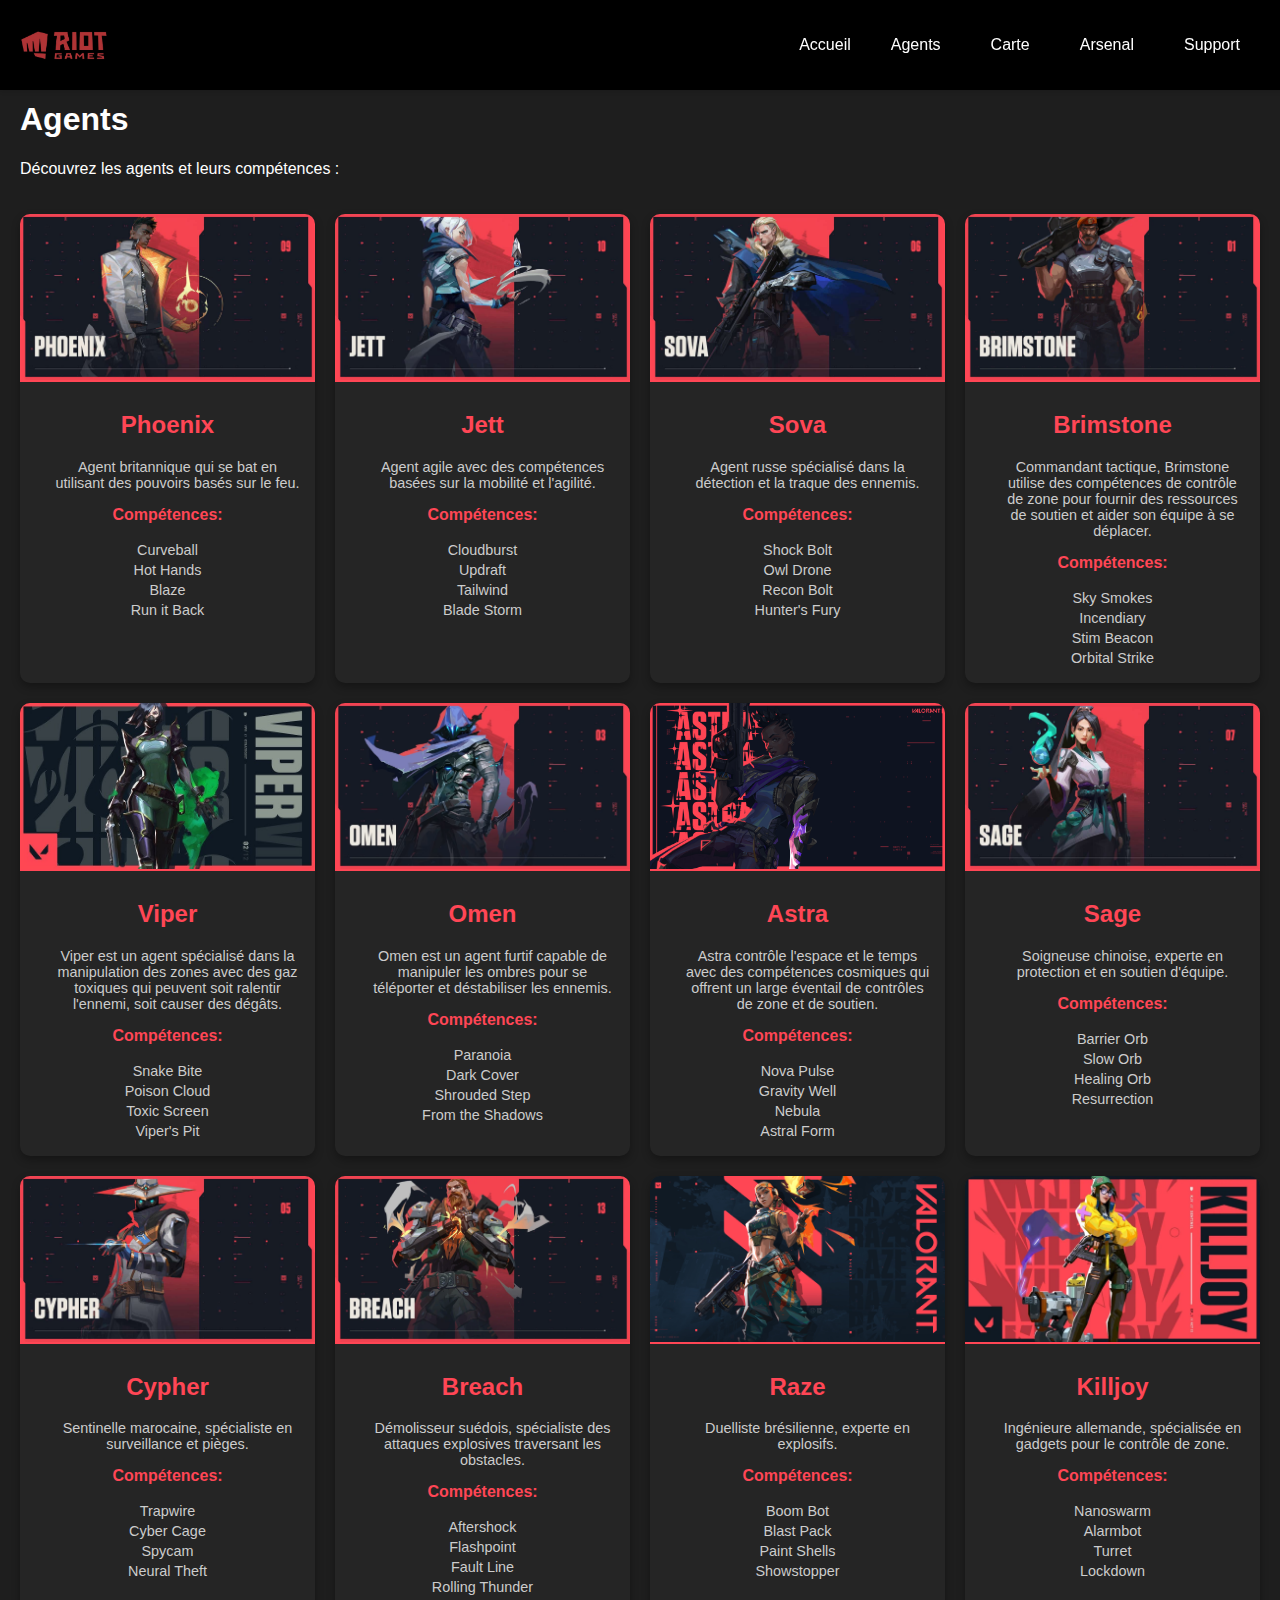
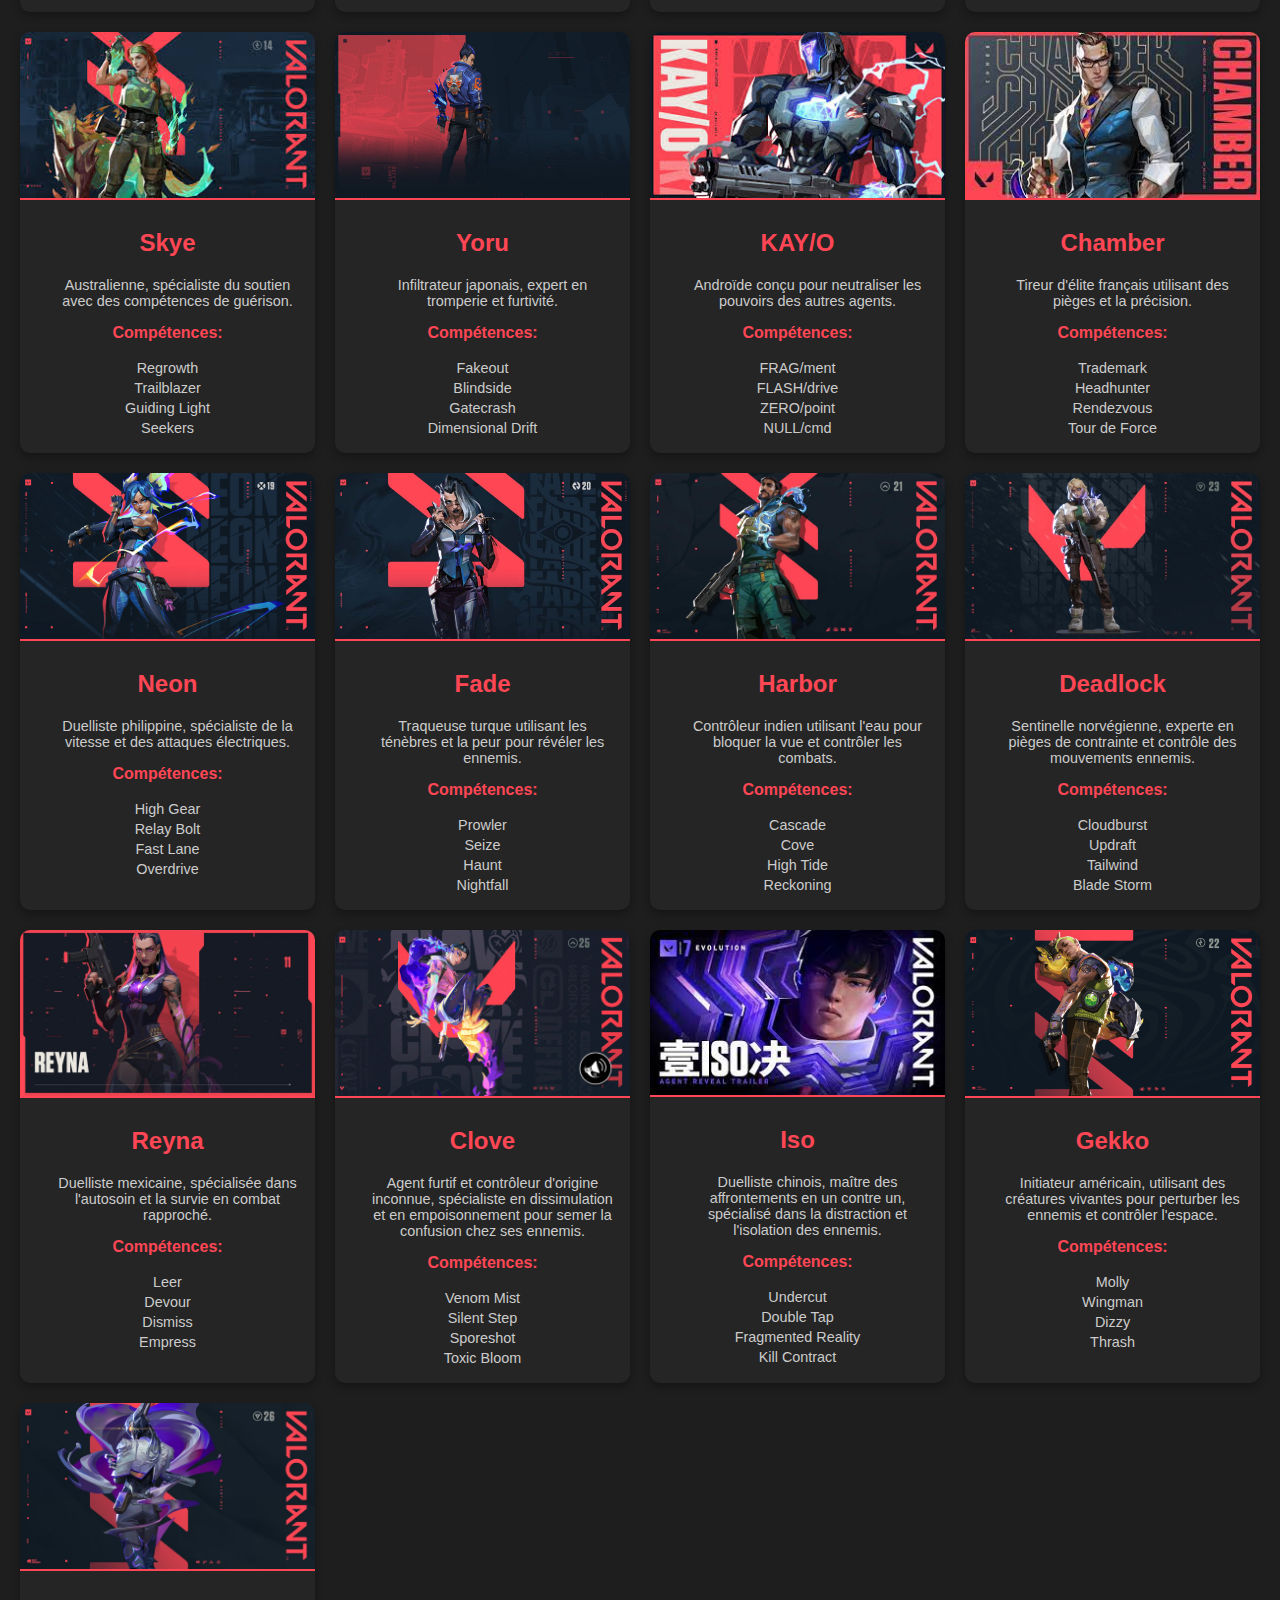
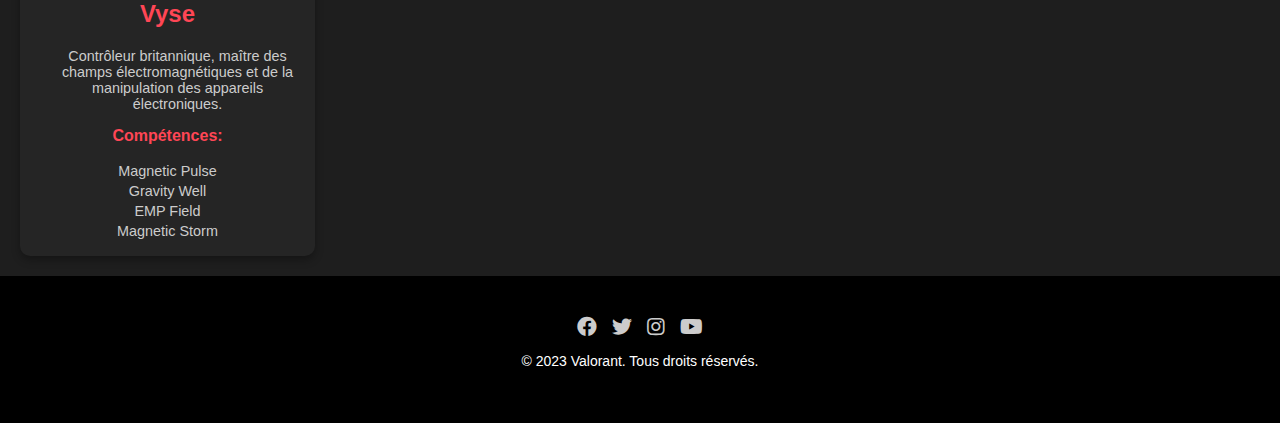
<file: agent.html>
<!DOCTYPE html>
<html lang="en">
<head>
    <meta charset="UTF-8">
    <meta name="viewport" content="width=device-width, initial-scale=1.0">
    <link rel="stylesheet" href="agent.css">
    <link rel="stylesheet" href="footer.css">
    <link href="https://cdnjs.cloudflare.com/ajax/libs/font-awesome/5.15.4/css/all.min.css" rel="stylesheet">
    <title>Agent</title>
</head>
<body>
    <header>
        <img src="photo/RiotGAmes.jpg" alt="Logo" class="logo">
        <nav>
            <ul>
                <a href="index.html">Accueil</a></li>
                <li><a href="agent.html">Agents</a></li>
                <li><a href="carte.html">Carte</a></li> 
                <li><a href="Arsenal.html">Arsenal</a></li> 
                <li class="dropdown">
                    <a span class="dropbtn">Support</a>
                    <div class="dropdown-content">
                        <a href="configuration.html">Configuration</a>
                        <a href="https://support-valorant.riotgames.com/hc/fr/" target="_blank">Support</a>
                        <a href="charte.html">Charte de la sécurité</a>
                    </div>
                </li>
            </ul>
        </nav>
    </header>

    <main>
        <h1>Agents</h1>
        <p>Découvrez les agents et leurs compétences :</p>
        <section class="characters-grid" id="cards-container">
            <!-- Cards will be injected here by the script -->
        </section>
    </main>

    <footer>
        <div class="social-links">
            <a href="https://www.facebook.com" target="_blank" aria-label="Facebook">
                <i class="fab fa-facebook"></i>
            </a>
            <a href="https://twitter.com" target="_blank" aria-label="Twitter">
                <i class="fab fa-twitter"></i>
            </a>
            <a href="https://www.instagram.com" target="_blank" aria-label="Instagram">
                <i class="fab fa-instagram"></i>
            </a>
            <a href="https://www.youtube.com" target="_blank" aria-label="YouTube">
                <i class="fab fa-youtube"></i>
            </a>
        </div> 
        <p>&copy; 2023 Valorant. Tous droits réservés.</p>
    </footer>

    <script src="agent.js"></script>
</body>
</html>
</file>
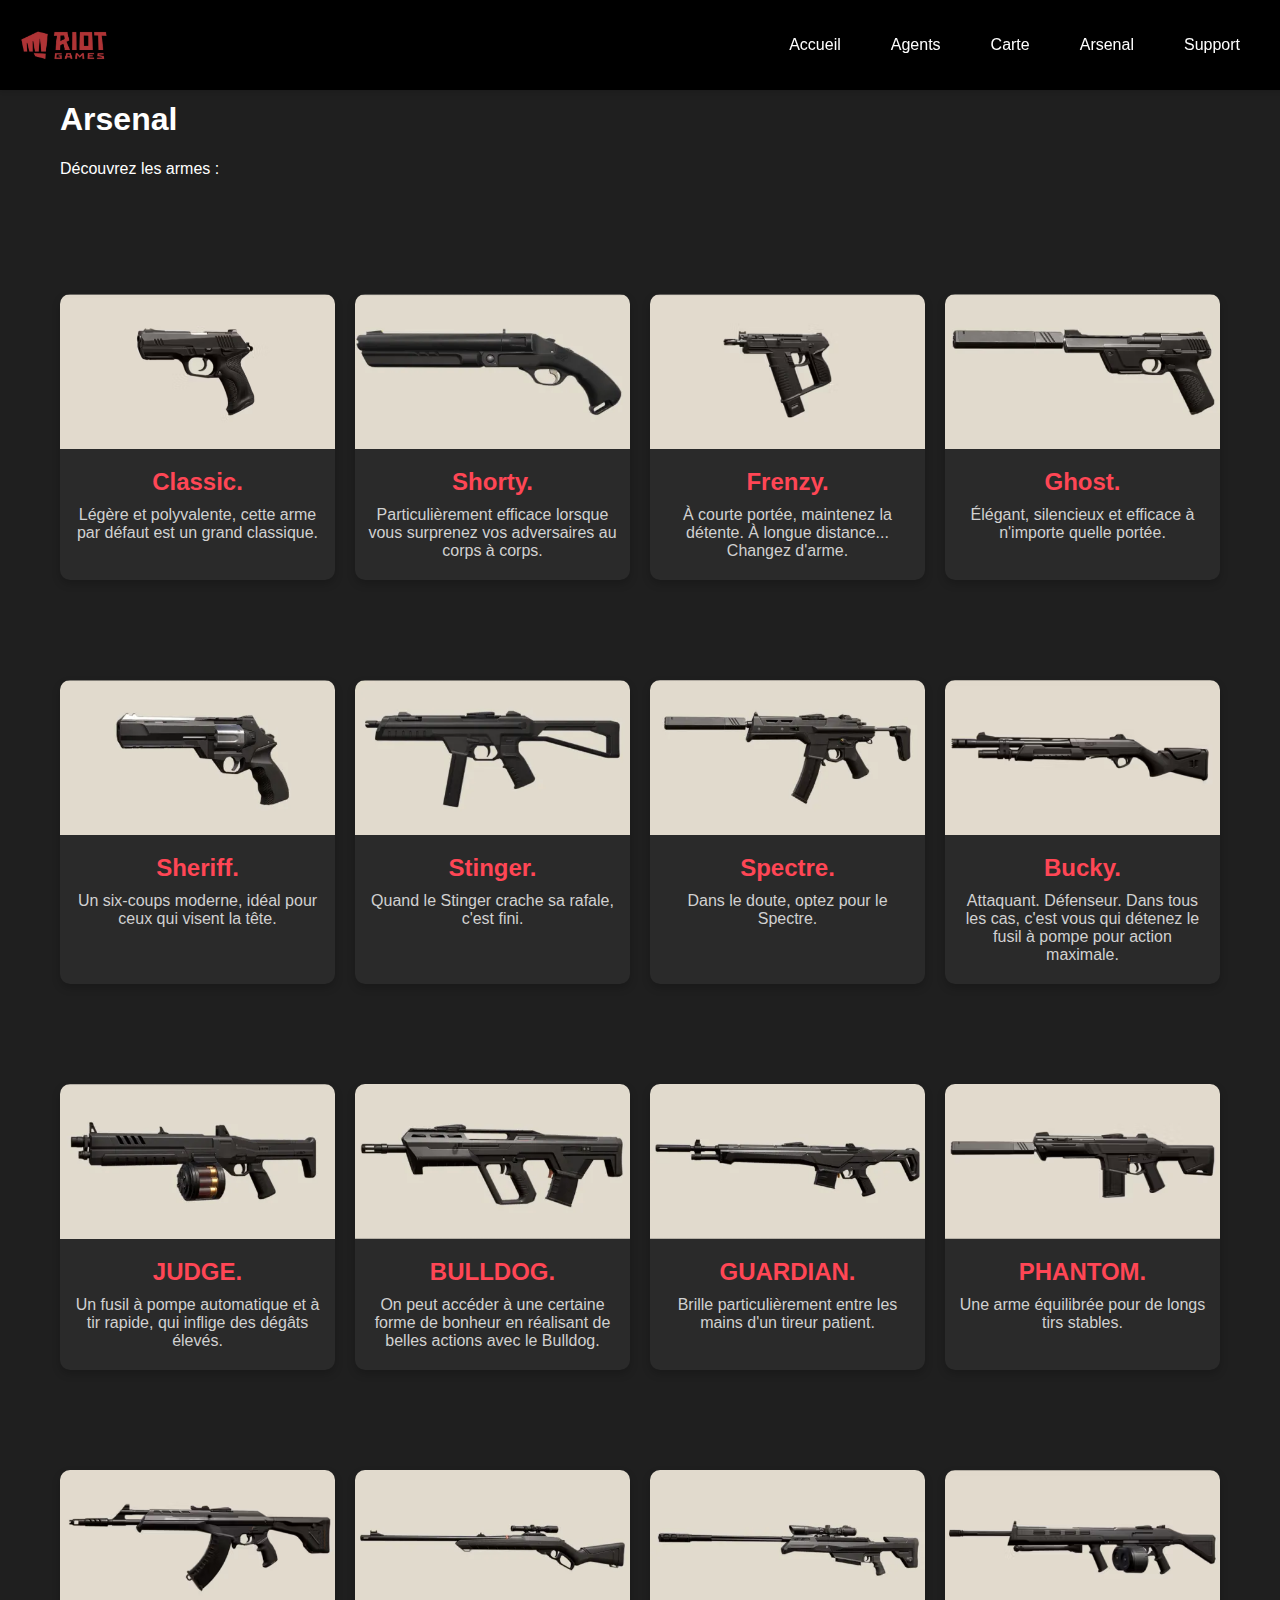
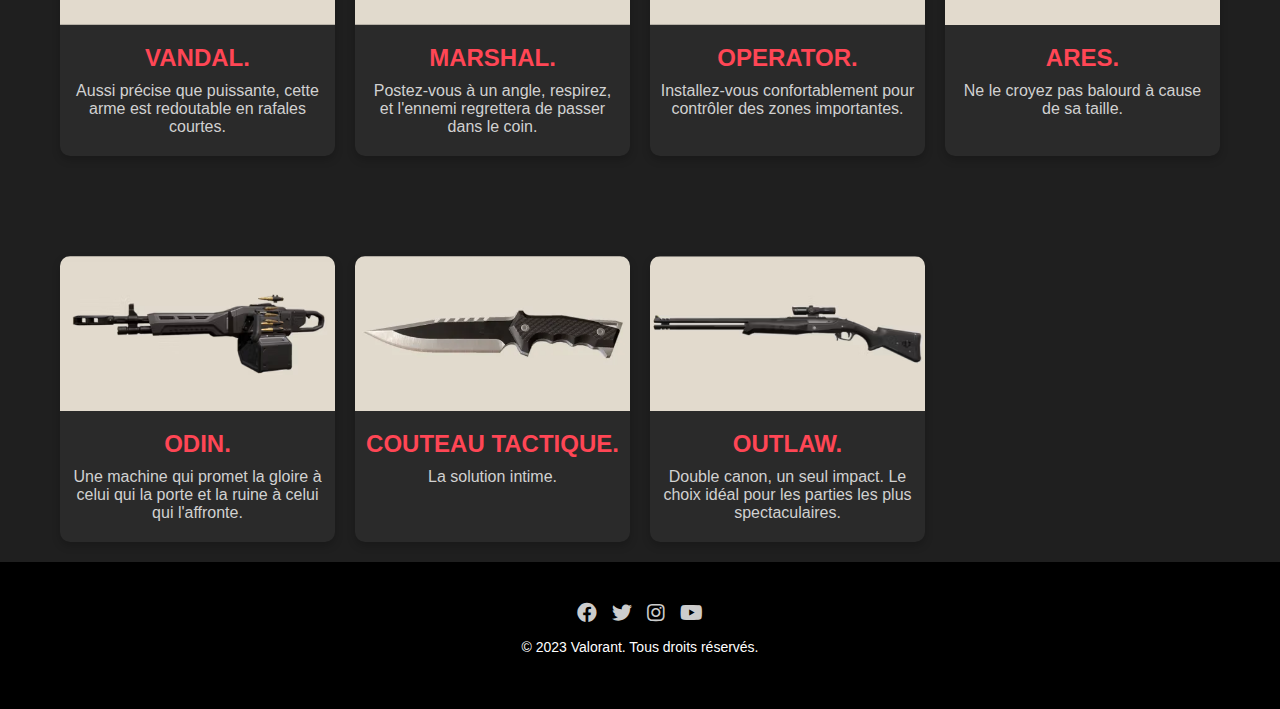
<file: arsenal.html>
<!DOCTYPE html>
<html lang="en">
<head>
    <meta charset="UTF-8">
    <meta name="viewport" content="width=device-width, initial-scale=1.0">
    <link rel="stylesheet" href="agent.css">
    <link rel="stylesheet" href="arsenal.css">
    <link rel="stylesheet" href="footer.css">
    <link href="https://cdnjs.cloudflare.com/ajax/libs/font-awesome/5.15.4/css/all.min.css" rel="stylesheet">
    <title>Arsenal</title>
</head>
<body>
    <header>
        <img src="photo/RiotGAmes.jpg" alt="Logo" class="logo">
        <nav>
            <ul>
                <li><a href="index.html">Accueil</a></li>
                <li><a href="agent.html">Agents</a></li>
                <li><a href="carte.html">Carte</a></li>  
                <li><a href="Arsenal.html">Arsenal</a></li>
                <li class="dropdown">
                    <a span class="dropbtn">Support</a>
                    <div class="dropdown-content">
                        <a href="configuration.html">Configuration</a>
                        <a href="https://support-valorant.riotgames.com/hc/fr/" target="_blank">Support</a>
                        <a href="charte.html">Charte de la sécurité</a>
                    </div>
                </li>
            </ul>
        </nav>
    </header>

    <main>
        <h1>Arsenal</h1>
        <p>Découvrez les armes : </p>
        <section class="arsenal-gallery">
            <!-- Cards will be injected here by the script -->
        </section>
    </main>

    <footer>
        <div class="social-links">
            <a href="https://www.facebook.com" target="_blank" aria-label="Facebook">
                <i class="fab fa-facebook"></i>
            </a>
            <a href="https://twitter.com" target="_blank" aria-label="Twitter">
                <i class="fab fa-twitter"></i>
            </a>
            <a href="https://www.instagram.com" target="_blank" aria-label="Instagram">
                <i class="fab fa-instagram"></i>
            </a>
            <a href="https://www.youtube.com" target="_blank" aria-label="YouTube">
                <i class="fab fa-youtube"></i>
            </a>
        </div> 
        <p>&copy; 2023 Valorant. Tous droits réservés.</p>
    </footer>

<script src="arsenal.js"></script>
</body>
</html>
</file>
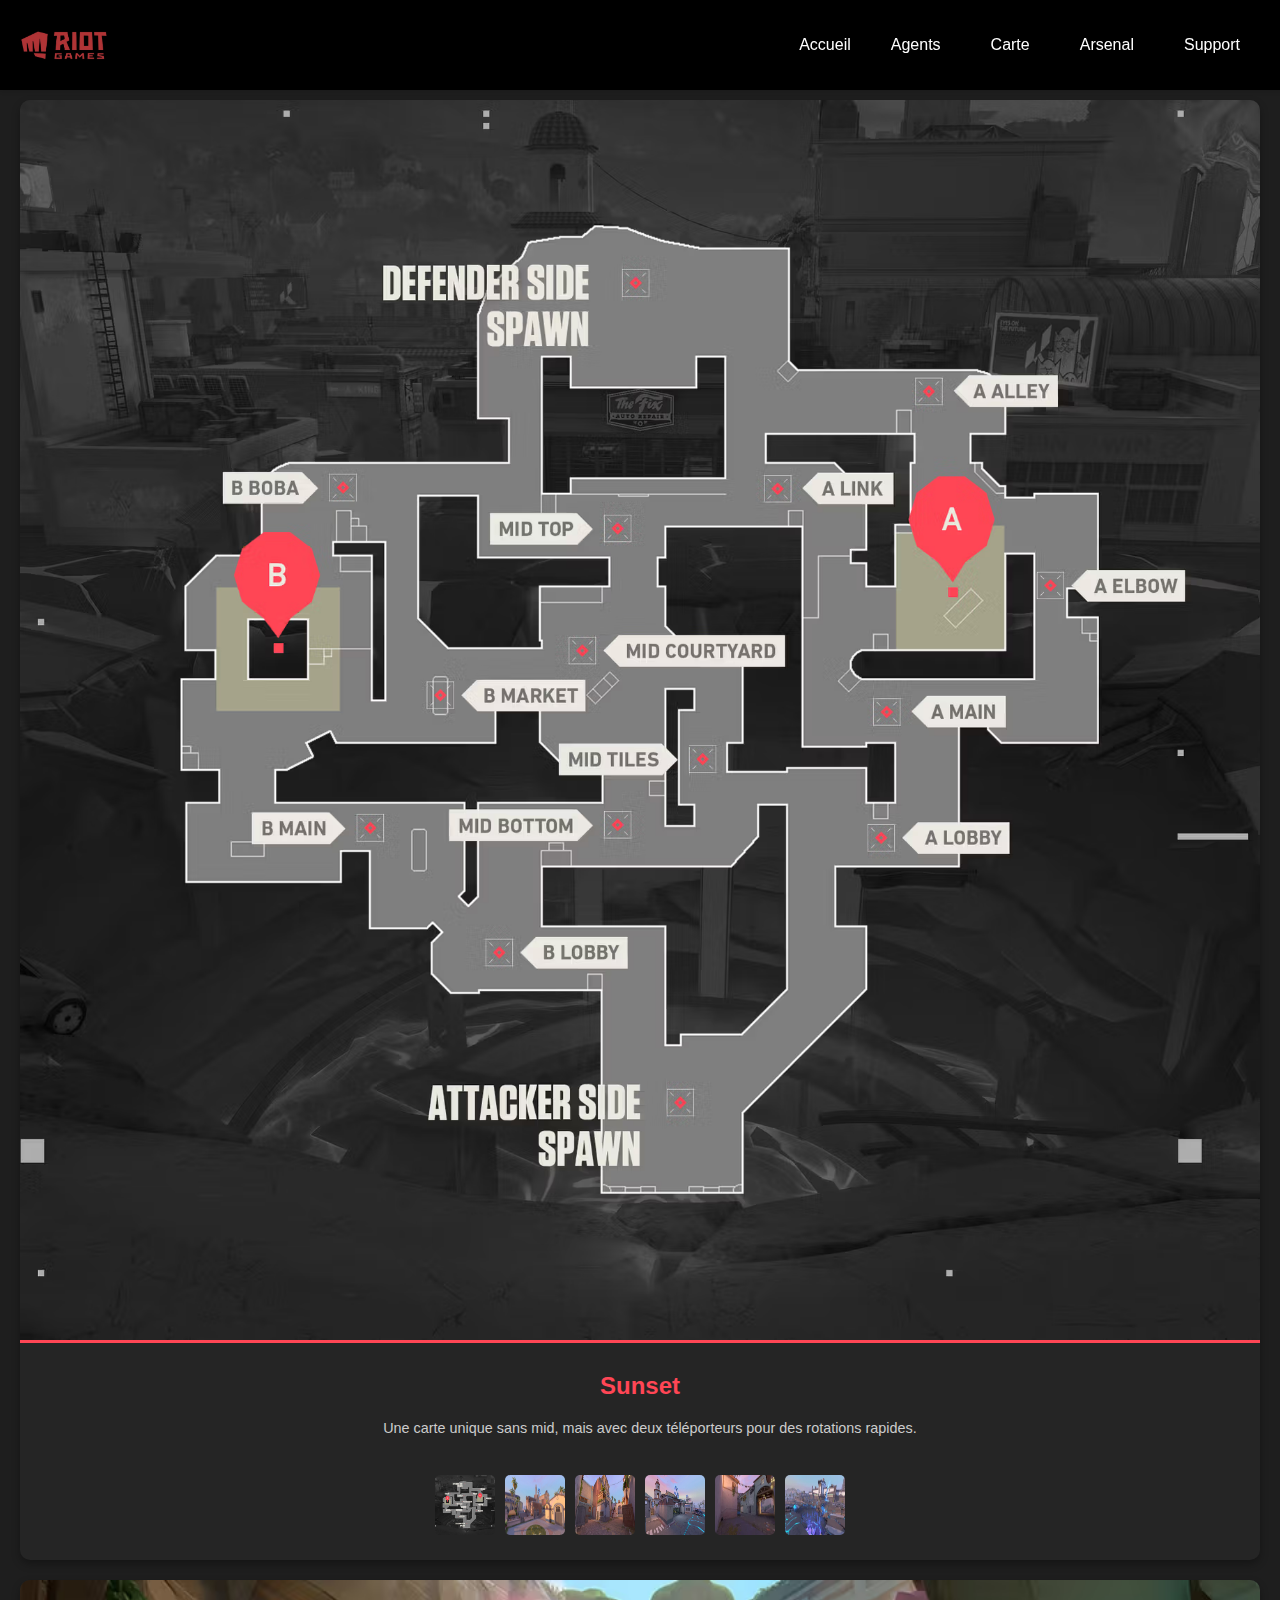
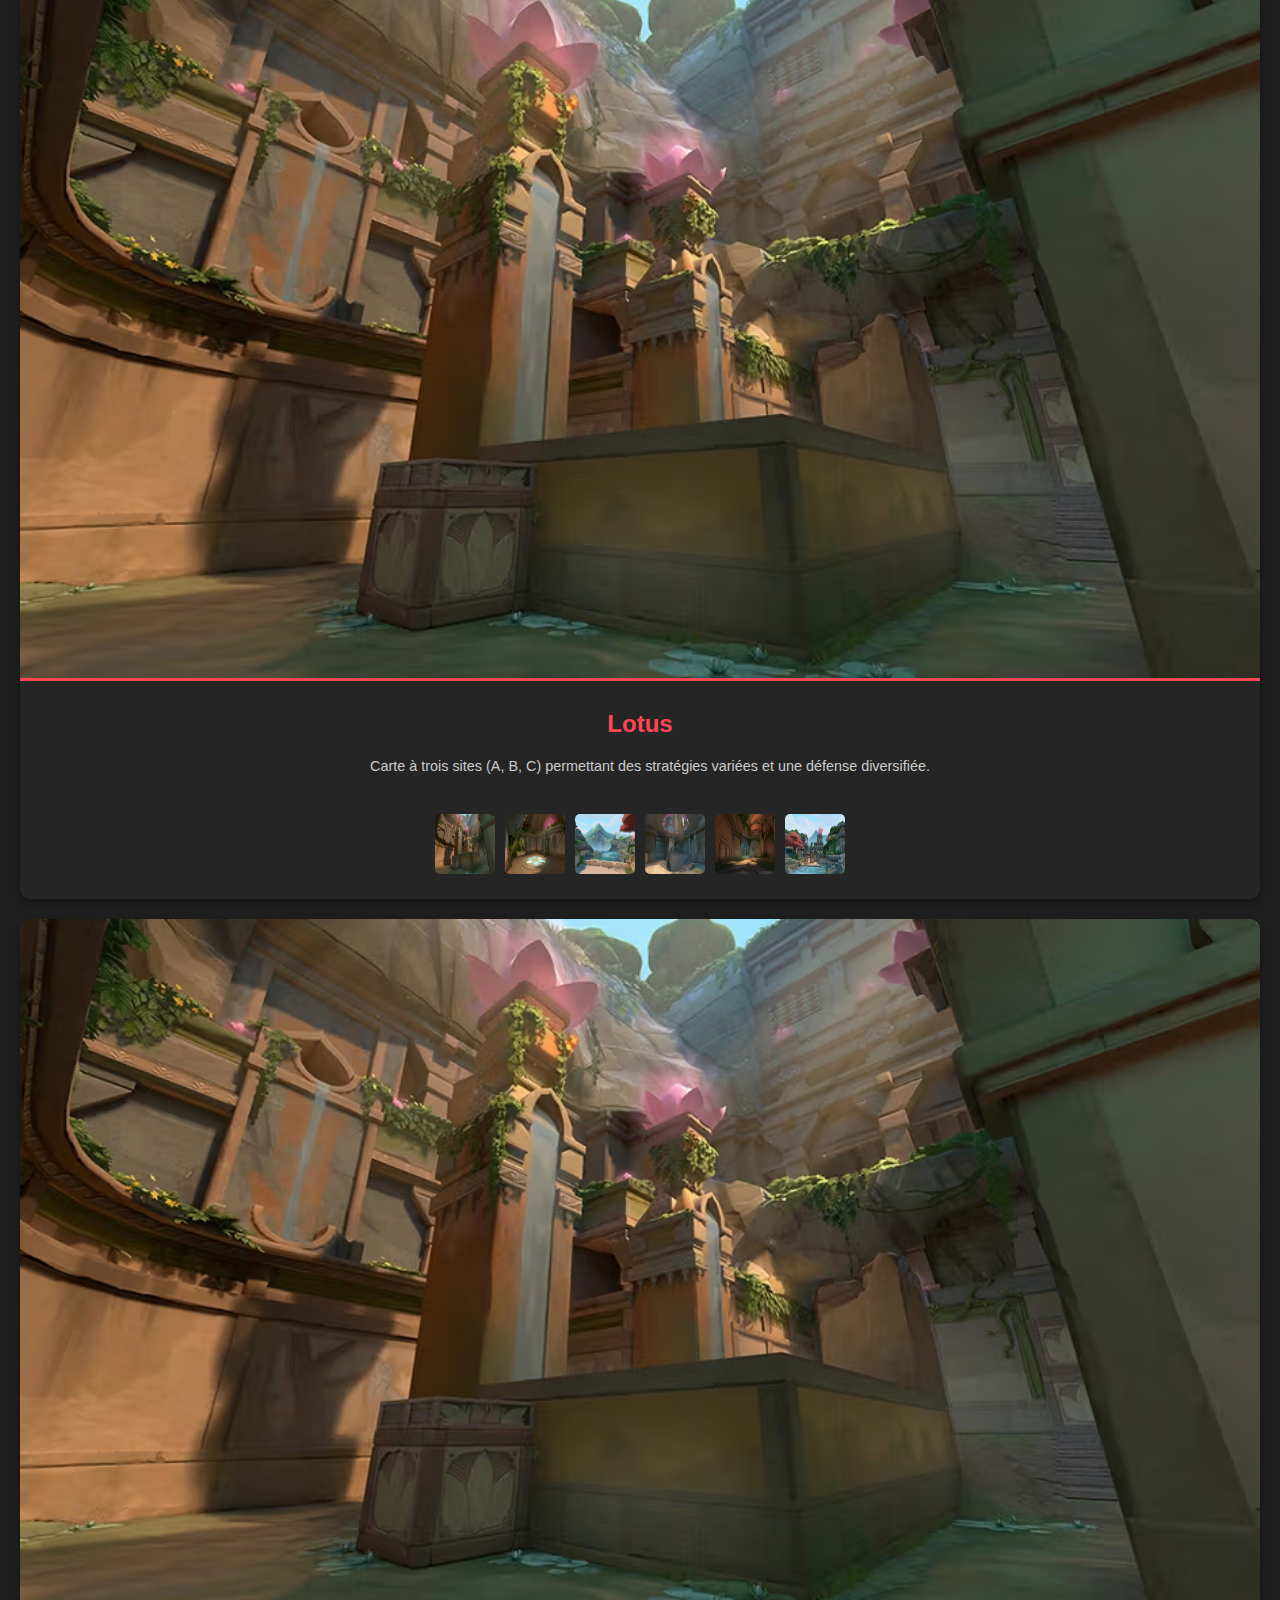
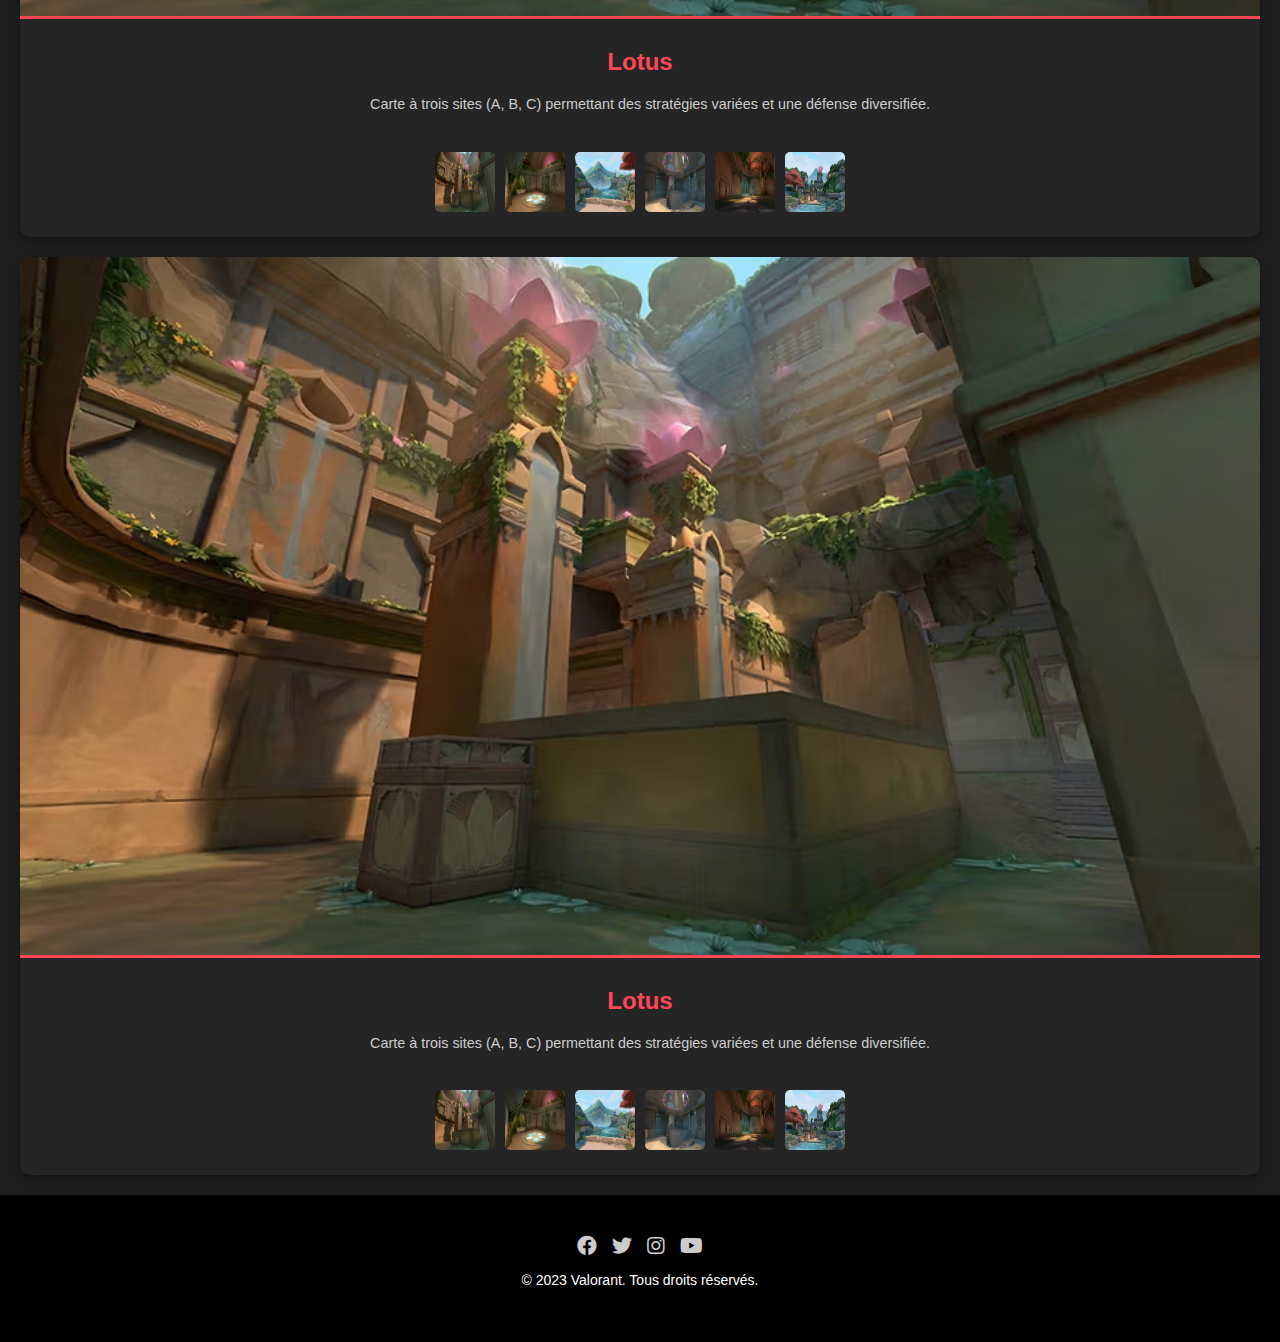
<file: carte.html>
<!DOCTYPE html>
<html lang="fr">
<head>
    <meta charset="UTF-8">
    <meta name="viewport" content="width=device-width, initial-scale=1.0">
    <title>Cartes de Valorant</title>
    <link rel="stylesheet" href="carte.css">
    <link rel="stylesheet" href="agent.css">
    <link rel="stylesheet" href="footer.css">
    <link href="https://cdnjs.cloudflare.com/ajax/libs/font-awesome/5.15.4/css/all.min.css" rel="stylesheet">
</head>
<body>

<header>
    <header>
        <img src="photo/RiotGAmes.jpg" alt="Logo" class="logo">
        <nav>
            <ul>
                <a href="index.html">Accueil</a></li>
                <li><a href="agent.html">Agents</a></li>
                <li><a href="carte.html">Carte</a></li> 
                <li><a href="Arsenal.html">Arsenal</a></li>
                <li class="dropdown">
                    <a span class="dropbtn">Support</a>
                    <div class="dropdown-content">
                        <a href="configuration.html">Configuration</a>
                        <a href="https://support-valorant.riotgames.com/hc/fr/" target="_blank">Support</a>
                        <a href="charte.html">Charte de la sécurité</a>
                    </div>
                </li>
            </ul>
        </nav>
    </header>
    <h1>Cartes de Valorant</h1>
    <p>Découvrez les différentes cartes de Valorant et leurs caractéristiques.</p>
</header>

<main>
    <section class="maps-grid">
        <!-- Carte de map avec une image principale et des miniatures -->
        <div class="map-card">
            <img src="Maps/Sunsetmaps.avif" alt="Sunset" class="main-image" id="main-image-sunset">
            <div class="map-info">
                <h2>Sunset</h2>
                <p>Une carte unique sans mid, mais avec deux téléporteurs pour des rotations rapides.</p>
            </div>
            <!-- Galerie de miniatures -->
            <div class="gallery">
                <img src="Maps/Sunsetmaps.avif" alt="bind1" onclick="changeMainImage('Maps/Sunsetmaps.avif', 'main-image-sunset')">
                <img src="Maps/Sunset.webp" alt="bind1" onclick="changeMainImage('Maps/Sunset.webp', 'main-image-sunset')">
                <img src="Maps/Sunset1.webp" alt="bind1" onclick="changeMainImage('Maps/Sunset1.webp', 'main-image-sunset')">
                <img src="Maps/Sunset2.webp" alt="Bind Image 2" onclick="changeMainImage('Maps/Sunset2.webp', 'main-image-sunset')">
                <img src="Maps/Sunset3.webp" alt="Bind Image 3" onclick="changeMainImage('Maps/Sunset3.webp', 'main-image-sunset')">
                <img src="Maps/Sunset4.webp" alt="Bind Image 3" onclick="changeMainImage('Maps/Sunset4.webp', 'main-image-sunset')">
            </div>
        </div>

        <!--Carte de map avec image principale et miniatures -->
        <div class="map-card">
            <img src="Maps/Lotus1.avif" alt="Lotus" class="main-image" id="main-image-lotus">
            <div class="map-info">
                <h2>Lotus</h2>
                <p>Carte à trois sites (A, B, C) permettant des stratégies variées et une défense diversifiée.</p>
            </div>
            <!-- Galerie de miniatures -->
            <div class="gallery">
                <img src="Maps/Lotus1.avif" alt="Haven Image 1" onclick="changeMainImage('Maps/Lotus1.avif', 'main-image-lotus')">
                <img src="Maps/Lotus2.avif" alt="Haven Image 2" onclick="changeMainImage('Maps/Lotus2.avif', 'main-image-lotus')">
                <img src="Maps/Lotus3.webp" alt="Haven Image 3" onclick="changeMainImage('Maps/Lotus3.webp', 'main-image-lotus')">
                <img src="Maps/Lotus4.avif" alt="Haven Image 3" onclick="changeMainImage('Maps/Lotus4.avif', 'main-image-lotus')">
                <img src="Maps/Lotus5.webp" alt="Haven Image 3" onclick="changeMainImage('Maps/Lotus5.webp', 'main-image-lotus')">
                <img src="Maps/Lotus6.webp" alt="Haven Image 3" onclick="changeMainImage('Maps/Lotus6.webp', 'main-image-lotus')">
            </div>
        </div>

        <div class="map-card">
            <img src="Maps/Lotus1.avif" alt="Lotus" class="main-image" id="main-image-lotus">
            <div class="map-info">
                <h2>Lotus</h2>
                <p>Carte à trois sites (A, B, C) permettant des stratégies variées et une défense diversifiée.</p>
            </div>
            <!-- Galerie de miniatures -->
            <div class="gallery">
                <img src="Maps/Lotus1.avif" alt="Haven Image 1" onclick="changeMainImage('Maps/Lotus1.avif', 'main-image-lotus')">
                <img src="Maps/Lotus2.avif" alt="Haven Image 2" onclick="changeMainImage('Maps/Lotus2.avif', 'main-image-lotus')">
                <img src="Maps/Lotus3.webp" alt="Haven Image 3" onclick="changeMainImage('Maps/Lotus3.webp', 'main-image-lotus')">
                <img src="Maps/Lotus4.avif" alt="Haven Image 3" onclick="changeMainImage('Maps/Lotus4.avif', 'main-image-lotus')">
                <img src="Maps/Lotus5.webp" alt="Haven Image 3" onclick="changeMainImage('Maps/Lotus5.webp', 'main-image-lotus')">
                <img src="Maps/Lotus6.webp" alt="Haven Image 3" onclick="changeMainImage('Maps/Lotus6.webp', 'main-image-lotus')">
            </div>
        </div>

        <div class="map-card">
            <img src="Maps/Lotus1.avif" alt="Lotus" class="main-image" id="main-image-lotus">
            <div class="map-info">
                <h2>Lotus</h2>
                <p>Carte à trois sites (A, B, C) permettant des stratégies variées et une défense diversifiée.</p>
            </div>
            <!-- Galerie de miniatures -->
            <div class="gallery">
                <img src="Maps/Lotus1.avif" alt="Haven Image 1" onclick="changeMainImage('Maps/Lotus1.avif', 'main-image-lotus')">
                <img src="Maps/Lotus2.avif" alt="Haven Image 2" onclick="changeMainImage('Maps/Lotus2.avif', 'main-image-lotus')">
                <img src="Maps/Lotus3.webp" alt="Haven Image 3" onclick="changeMainImage('Maps/Lotus3.webp', 'main-image-lotus')">
                <img src="Maps/Lotus4.avif" alt="Haven Image 3" onclick="changeMainImage('Maps/Lotus4.avif', 'main-image-lotus')">
                <img src="Maps/Lotus5.webp" alt="Haven Image 3" onclick="changeMainImage('Maps/Lotus5.webp', 'main-image-lotus')">
                <img src="Maps/Lotus6.webp" alt="Haven Image 3" onclick="changeMainImage('Maps/Lotus6.webp', 'main-image-lotus')">
            </div>
        </div>
        
    </section>
</main>

<footer>
    <div class="social-links">
        <a href="https://www.facebook.com" target="_blank" aria-label="Facebook">
            <i class="fab fa-facebook"></i>
        </a>
        <a href="https://twitter.com" target="_blank" aria-label="Twitter">
            <i class="fab fa-twitter"></i>
        </a>
        <a href="https://www.instagram.com" target="_blank" aria-label="Instagram">
            <i class="fab fa-instagram"></i>
        </a>
        <a href="https://www.youtube.com" target="_blank" aria-label="YouTube">
            <i class="fab fa-youtube"></i>
        </a>
    </div> 
    <p>&copy; 2023 Valorant. Tous droits réservés.</p>
</footer>

<script src="script.js"></script>
</body>
</html>
</file>
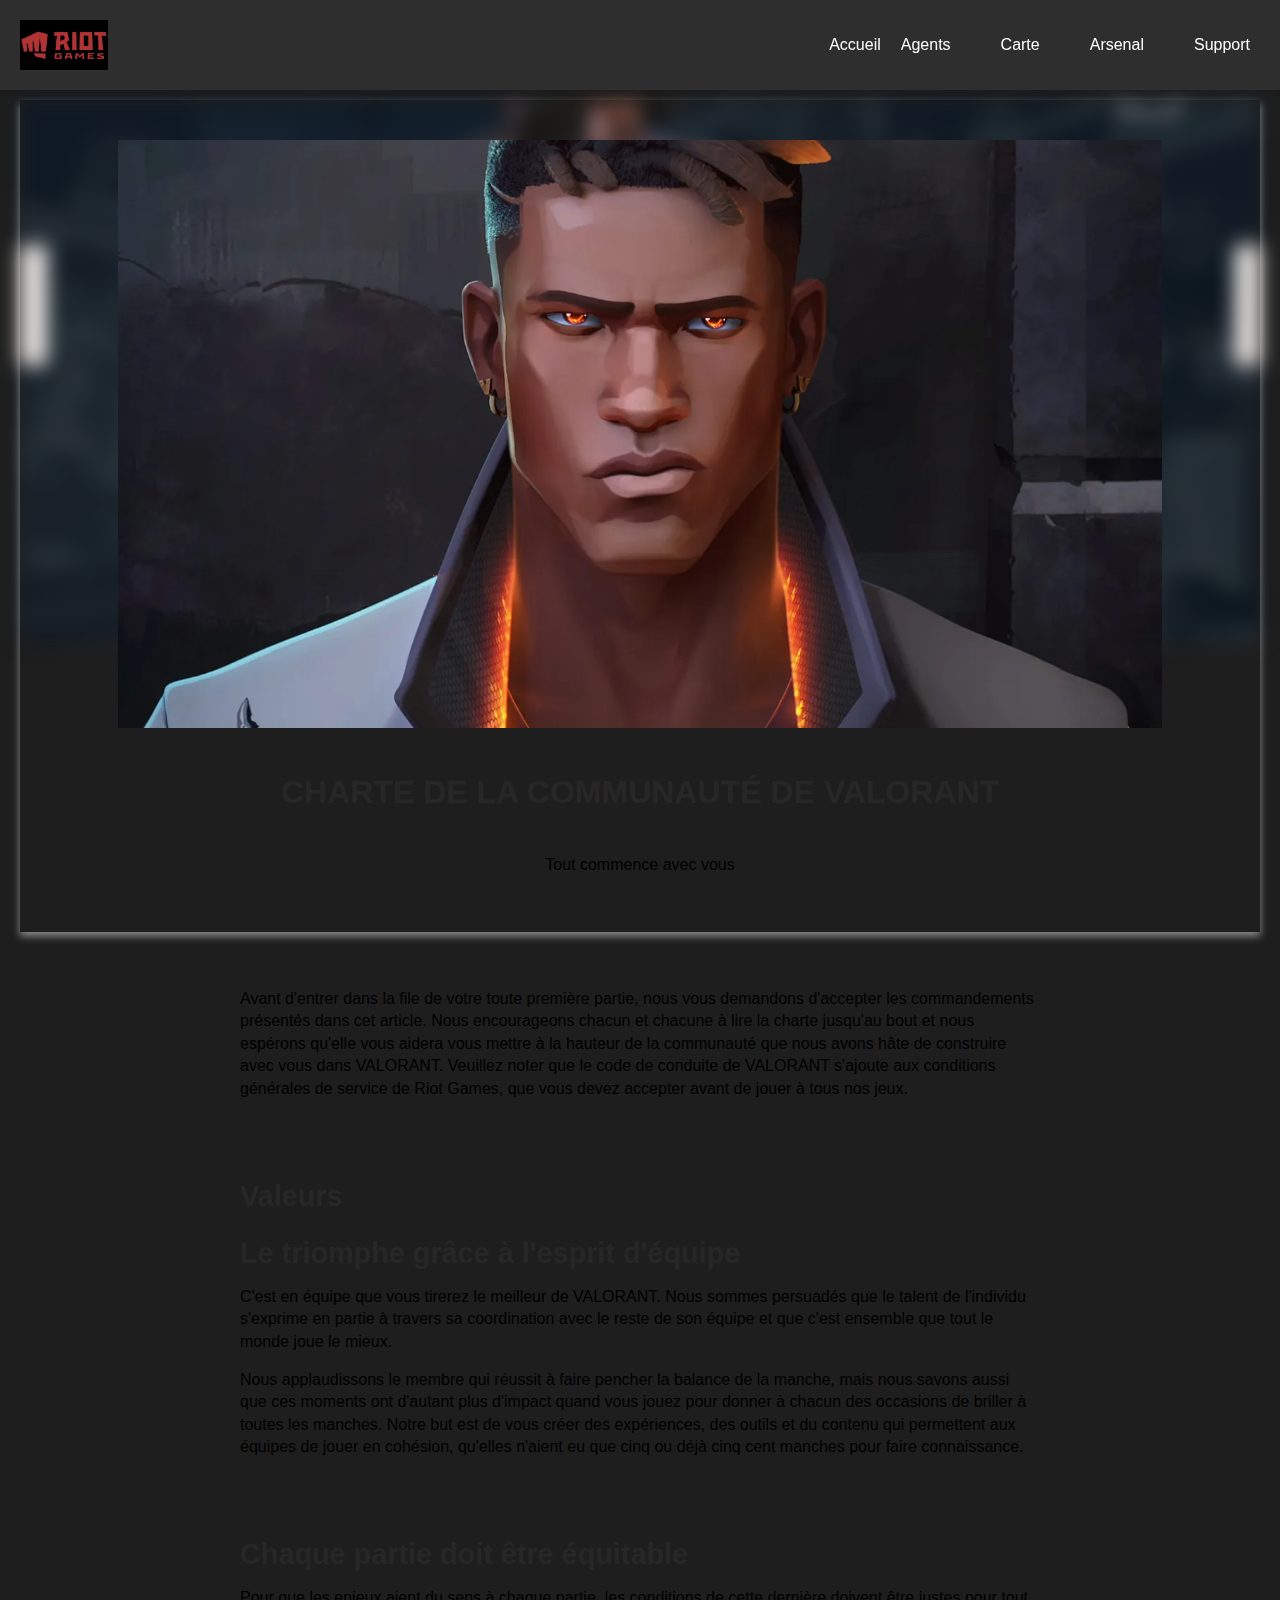
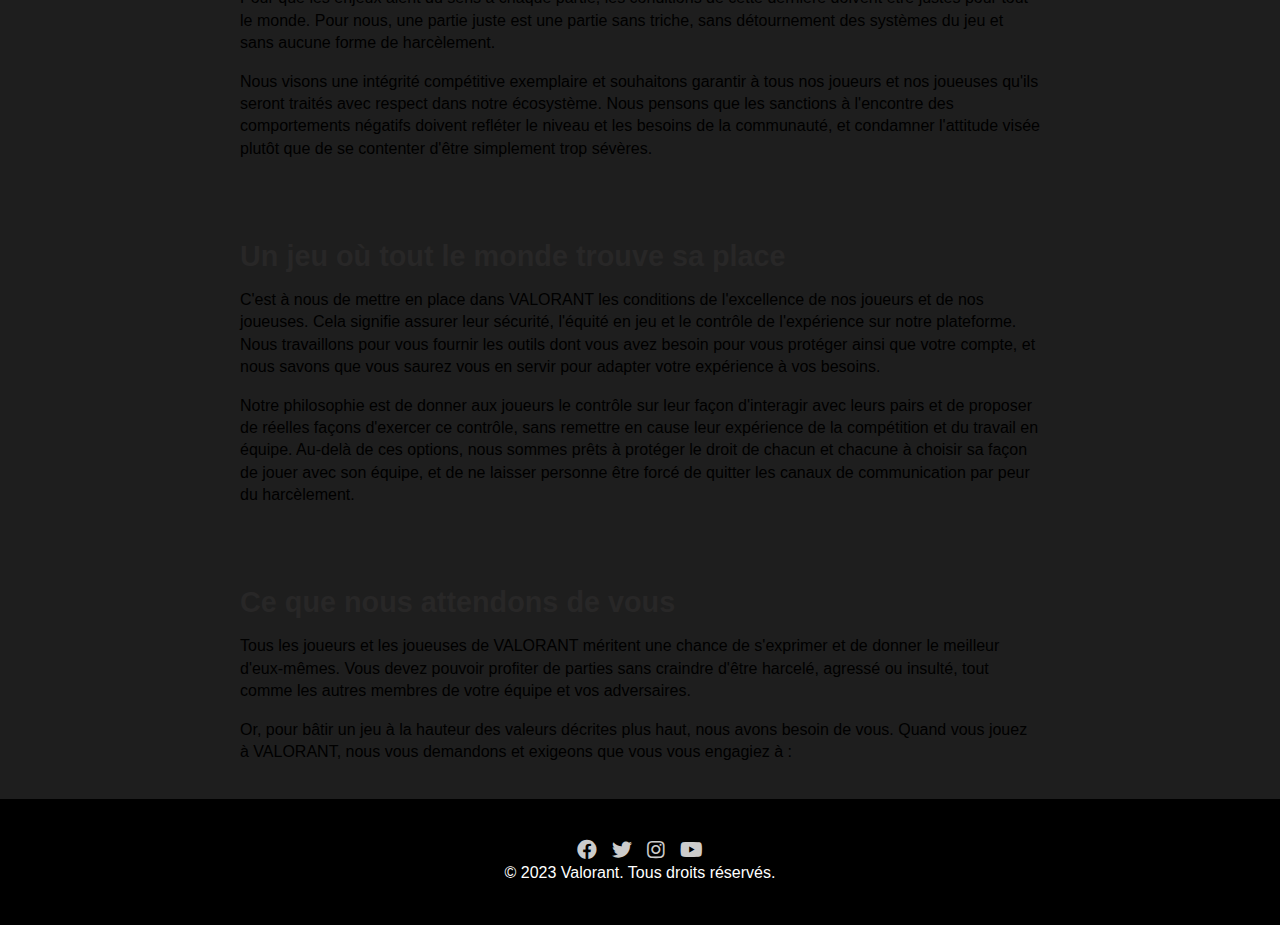
<file: charte.html>
<!DOCTYPE html>
<html lang="en">
<head>
    <meta charset="UTF-8">
    <meta name="viewport" content="width=device-width, initial-scale=1.0">
    <link rel="stylesheet" href="style.css">
    <link rel="stylesheet" href="charte.css">
    <link rel="stylesheet" href="footer.css">
    <link href="https://cdnjs.cloudflare.com/ajax/libs/font-awesome/5.15.4/css/all.min.css" rel="stylesheet">
    <title>Charte de la communauté de Valorant</title>
</head>
<body>
    <header>
        <img src="photo/RiotGAmes.jpg" alt="Logo" class="logo">
        <nav>
            <ul>
                <a href="index.html">Accueil</a></li>
                <li><a href="agent.html">Agents</a></li>
                <li><a href="carte.html">Carte</a></li>
                <li><a href="Arsenal.html">Arsenal</a></li>  
                <li class="dropdown">
                    <a span class="dropbtn">Support</a>
                    <div class="dropdown-content">
                        <a href="configuration.html">Configuration</a>
                        <a href="https://support-valorant.riotgames.com/hc/fr/" target="_blank">Support</a>
                        <a href="charte.html">Charte de la sécurité</a>
                    </div>
                </li>
            </ul>
        </nav>
    </header>

    <main>
        <section class="image-frame">
            <!-- Image floutée en arrière-plan -->
            <div class="background-image"></div>
            
            <div class="image-container">
                <!-- Image avant-plan -->
                <img src="Guide/chharte-image.webp" alt="Valorant Charte" class="image">
            </div>
            <!-- Titre sous l'image -->
            <h2>CHARTE DE LA COMMUNAUTÉ DE VALORANT</h2>
            <p>Tout commence avec vous</p>
        </section>
    </main>
    
    <div class="divider"></div>
    
    <section class="section">
        <p>
            Avant d'entrer dans la file de votre toute première partie, nous vous demandons d'accepter les commandements présentés dans cet article. Nous encourageons chacun et chacune à lire la charte jusqu'au bout et nous espérons qu'elle vous aidera vous mettre à la hauteur de la communauté que nous avons hâte de construire avec vous dans VALORANT. Veuillez noter que le code de conduite de VALORANT s'ajoute aux conditions générales de service de Riot Games, que vous devez accepter avant de jouer à tous nos jeux.
        </p>
    </section>

    <section class="section">
        <h2>Valeurs</h2>
        <h2>
            Le triomphe grâce à l'esprit d'équipe
        </h2>
        <p>
            C'est en équipe que vous tirerez le meilleur de VALORANT. Nous sommes persuadés que le talent de l'individu s'exprime en partie à travers sa coordination avec le reste de son équipe et que c'est ensemble que tout le monde joue le mieux.
        </p>
        <p>
            Nous applaudissons le membre qui réussit à faire pencher la balance de la manche, mais nous savons aussi que ces moments ont d'autant plus d'impact quand vous jouez pour donner à chacun des occasions de briller à toutes les manches. Notre but est de vous créer des expériences, des outils et du contenu qui permettent aux équipes de jouer en cohésion, qu'elles n'aient eu que cinq ou déjà cinq cent manches pour faire connaissance.
        </p>
    </section>

    <section class="section">
        <h2>
            Chaque partie doit être équitable
        </h2>
        <p>
            Pour que les enjeux aient du sens à chaque partie, les conditions de cette dernière doivent être justes pour tout le monde. Pour nous, une partie juste est une partie sans triche, sans détournement des systèmes du jeu et sans aucune forme de harcèlement.
        </p>
        <p>
            Nous visons une intégrité compétitive exemplaire et souhaitons garantir à tous nos joueurs et nos joueuses qu'ils seront traités avec respect dans notre écosystème. Nous pensons que les sanctions à l'encontre des comportements négatifs doivent refléter le niveau et les besoins de la communauté, et condamner l'attitude visée plutôt que de se contenter d'être simplement trop sévères.
        </p>
    </section>

    <section class="section">
        <h2>
            Un jeu où tout le monde trouve sa place
        </h2>
        <p>
            C'est à nous de mettre en place dans VALORANT les conditions de l'excellence de nos joueurs et de nos joueuses. Cela signifie assurer leur sécurité, l'équité en jeu et le contrôle de l'expérience sur notre plateforme. Nous travaillons pour vous fournir les outils dont vous avez besoin pour vous protéger ainsi que votre compte, et nous savons que vous saurez vous en servir pour adapter votre expérience à vos besoins.
        </p>
        <p>
            Notre philosophie est de donner aux joueurs le contrôle sur leur façon d'interagir avec leurs pairs et de proposer de réelles façons d'exercer ce contrôle, sans remettre en cause leur expérience de la compétition et du travail en équipe. Au-delà de ces options, nous sommes prêts à protéger le droit de chacun et chacune à choisir sa façon de jouer avec son équipe, et de ne laisser personne être forcé de quitter les canaux de communication par peur du harcèlement.
        </p>
    </section>

    <section class="section">
        <h2>
            Ce que nous attendons de vous
        </h2>
        <p>
            Tous les joueurs et les joueuses de VALORANT méritent une chance de s'exprimer et de donner le meilleur d'eux-mêmes. Vous devez pouvoir profiter de parties sans craindre d'être harcelé, agressé ou insulté, tout comme les autres membres de votre équipe et vos adversaires.
        <p>
            Or, pour bâtir un jeu à la hauteur des valeurs décrites plus haut, nous avons besoin de vous. Quand vous jouez à VALORANT, nous vous demandons et exigeons que vous vous engagiez à :
        </p>
    </section>

    <footer>
        <div class="social-links">
            <a href="https://www.facebook.com" target="_blank" aria-label="Facebook">
                <i class="fab fa-facebook"></i>
            </a>
            <a href="https://twitter.com" target="_blank" aria-label="Twitter">
                <i class="fab fa-twitter"></i>
            </a>
            <a href="https://www.instagram.com" target="_blank" aria-label="Instagram">
                <i class="fab fa-instagram"></i>
            </a>
            <a href="https://www.youtube.com" target="_blank" aria-label="YouTube">
                <i class="fab fa-youtube"></i>
            </a>
        </div> 
        <p1>&copy; 2023 Valorant. Tous droits réservés.</p1>
    </footer>
</body>
</html>
</file>
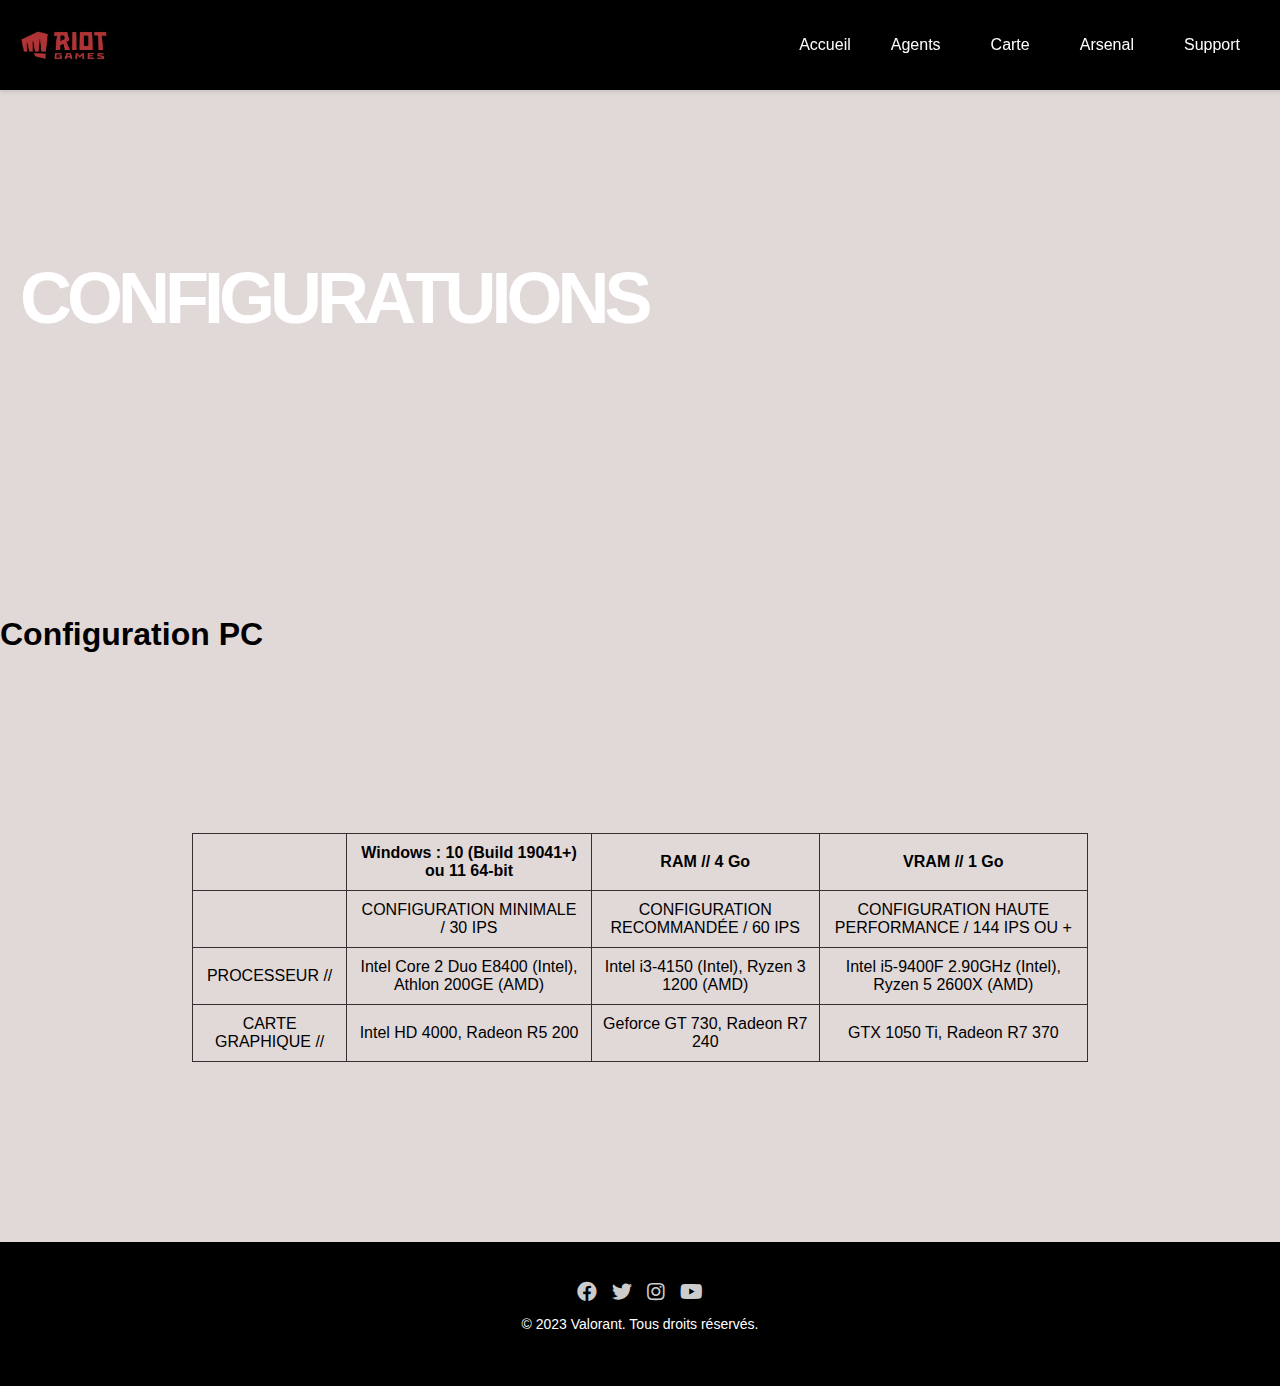
<file: configuration.html>
<html lang="fr">
<head>
    <meta charset="UTF-8">
    <meta name="viewport" content="width=device-width, initial-scale=1.0">
    <link rel="stylesheet" href="agent.css">
    <link rel="stylesheet" href="table.css">
    <link rel="stylesheet" href="footer.css">
    <link rel="stylesheet" href="configuration.css">
    <link href="https://cdnjs.cloudflare.com/ajax/libs/font-awesome/5.15.4/css/all.min.css" rel="stylesheet">
    <title>Configuration</title>
</head>
<body>
    <header>
        <img src="photo/RiotGAmes.jpg" alt="Logo" class="logo">
        <nav>
            <ul>
                <a href="index.html">Accueil</a></li>
                <li><a href="agent.html">Agents</a></li>
                <li><a href="carte.html">Carte</a></li>
                <li><a href="Arsenal.html">Arsenal</a></li>  
                <li class="dropdown">
                    <a href="#" class="dropbtn">Support</a>
                    <div class="dropdown-content">
                        <a href="configuration.html">Configuration</a>
                        <a href="https://support-valorant.riotgames.com/hc/fr/" target="_blank">Support</a>
                        <a href="charte.html">Charte de la sécurité</a>
                    </div>
                </li>
            </ul>
        </nav>
    </header>


    <section class="hero-section">
        <div class="content">
            <h1>CONFIGURATUIONS</h1>
        </div>
    </section>

    <section class="table-container">
        <h1>Configuration PC</h1>
        <table>
            <tr>
                <th></th>
                <th>Windows : 10 (Build 19041+) ou 11 64-bit</th>
                <th>RAM // 4 Go</th>
                <th>VRAM // 1 Go</th>
            </tr>
            <tr>
                <td></td>
                <td>CONFIGURATION MINIMALE / 30 IPS</td>
                <td>CONFIGURATION RECOMMANDÉE / 60 IPS</td>
                <td>CONFIGURATION HAUTE PERFORMANCE / 144 IPS OU +</td>
            </tr>
            <tr>
                <td>PROCESSEUR //</td>
                <td>Intel Core 2 Duo E8400 (Intel), Athlon 200GE (AMD)</td>
                <td>Intel i3-4150 (Intel), Ryzen 3 1200 (AMD)</td>
                <td>Intel i5-9400F 2.90GHz (Intel), Ryzen 5 2600X (AMD)</td>
            </tr>
            <tr>
                <td>CARTE GRAPHIQUE //</td>
                <td>Intel HD 4000, Radeon R5 200</td>
                <td>Geforce GT 730, Radeon R7 240</td>
                <td>GTX 1050 Ti, Radeon R7 370</td>
            </tr>
        </table>
    </section>

    <footer>
        <div class="social-links">
            <a href="https://www.facebook.com" target="_blank" aria-label="Facebook">
                <i class="fab fa-facebook"></i>
            </a>
            <a href="https://twitter.com" target="_blank" aria-label="Twitter">
                <i class="fab fa-twitter"></i>
            </a>
            <a href="https://www.instagram.com" target="_blank" aria-label="Instagram">
                <i class="fab fa-instagram"></i>
            </a>
            <a href="https://www.youtube.com" target="_blank" aria-label="YouTube">
                <i class="fab fa-youtube"></i>
            </a>
        </div> 
        <p>&copy; 2023 Valorant. Tous droits réservés.</p>
    </footer>
</body>
</html>
</file>
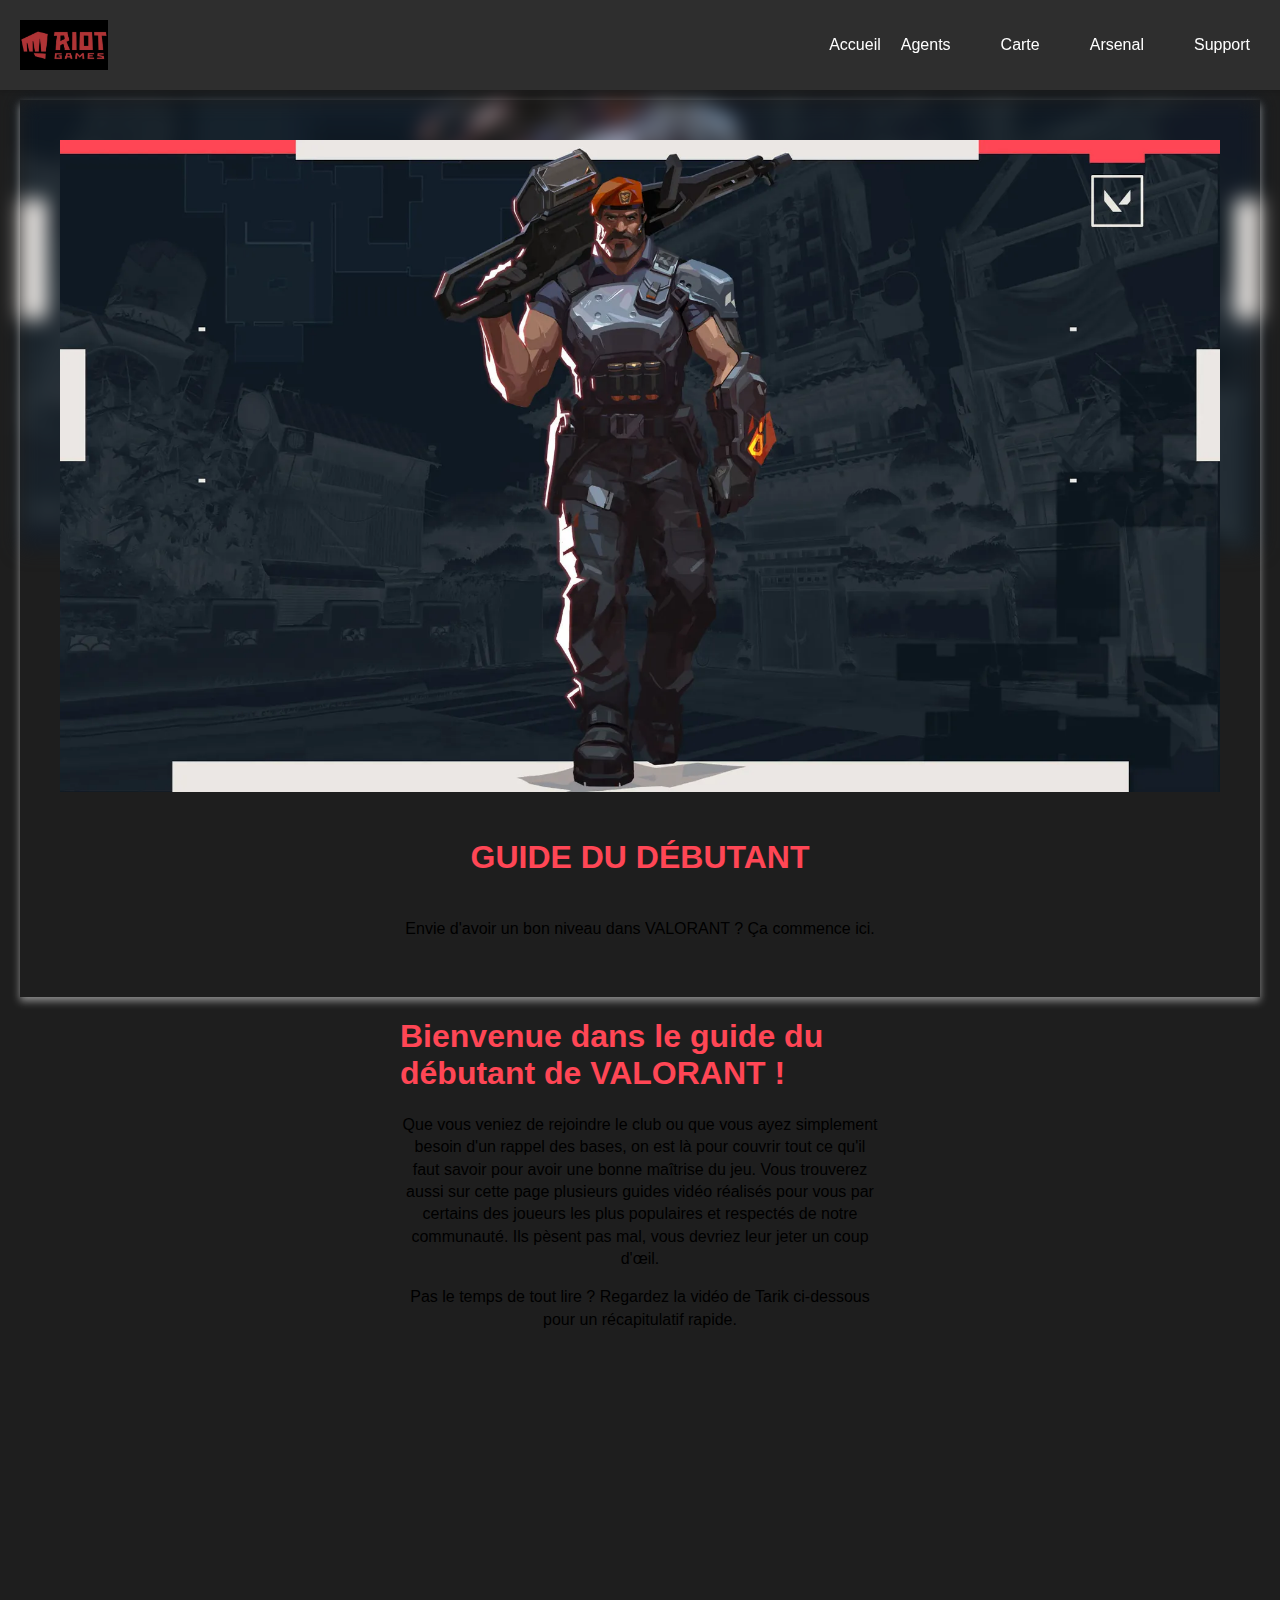
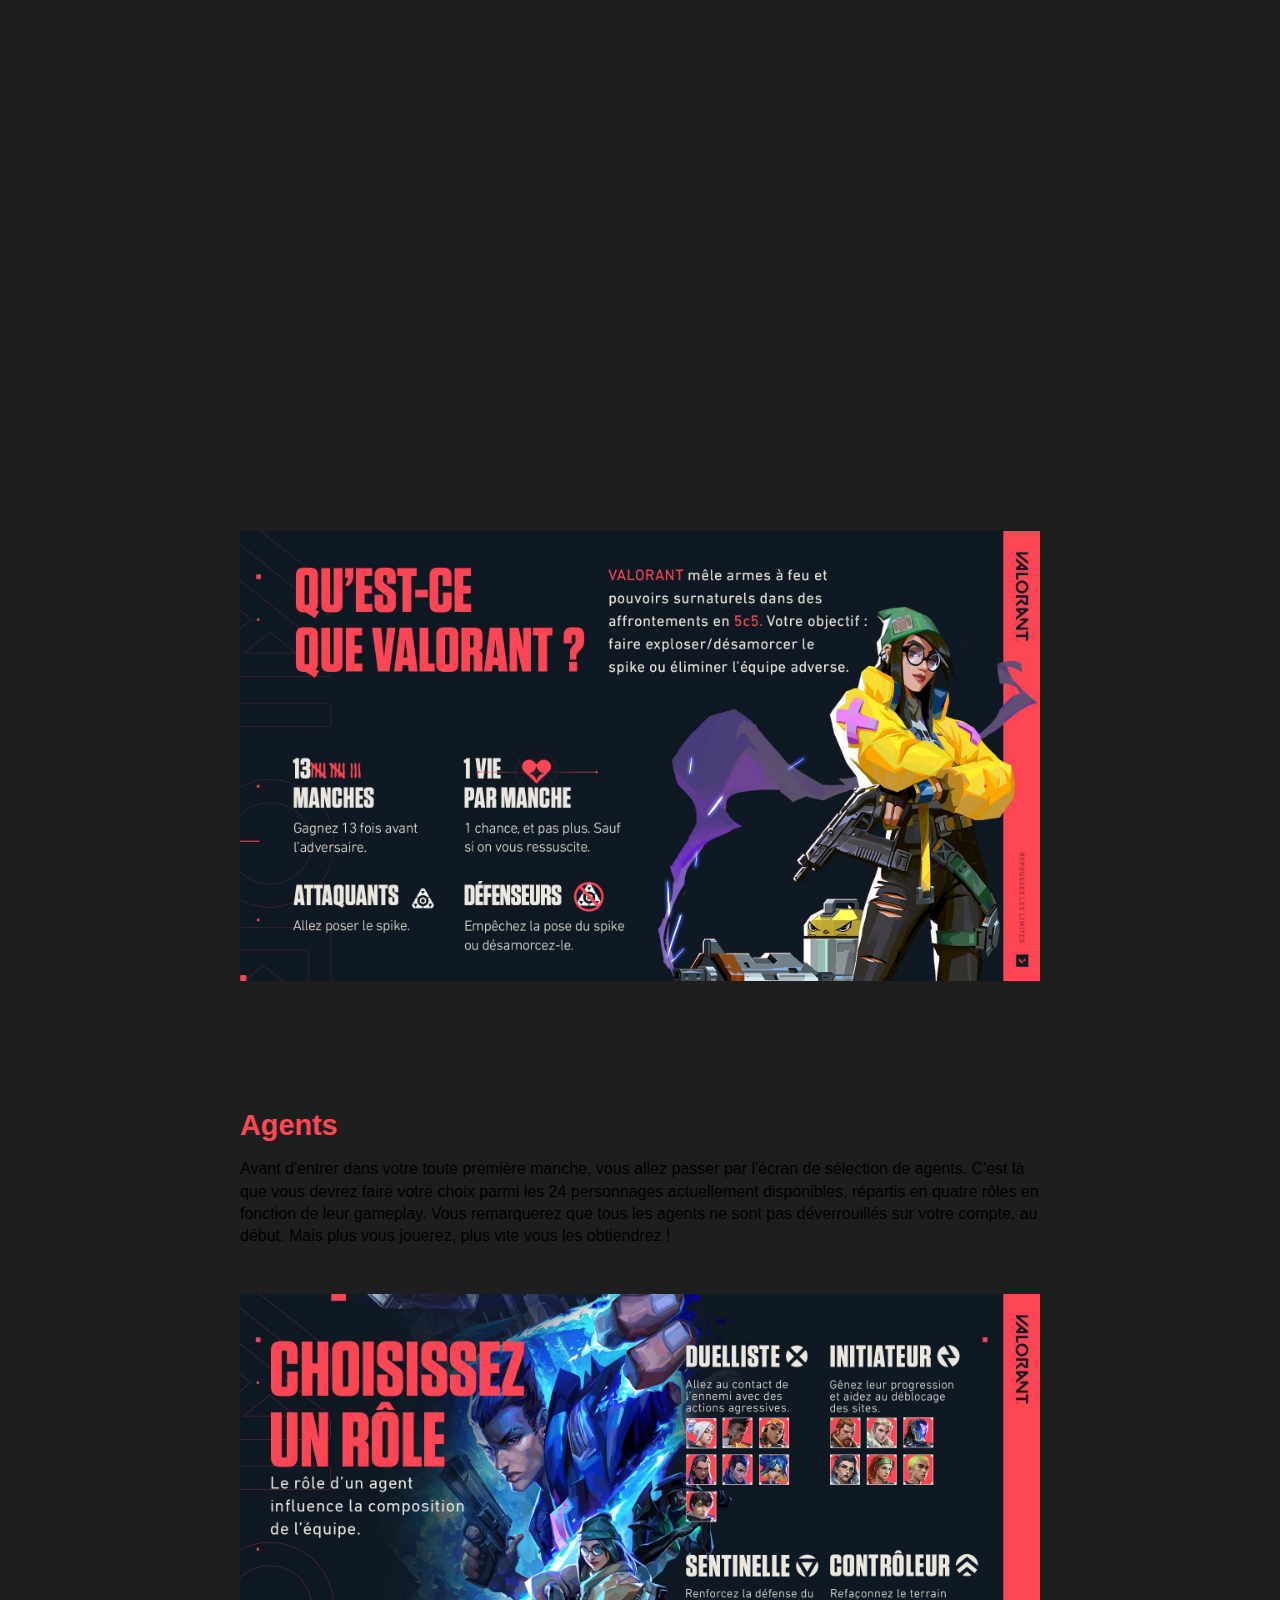
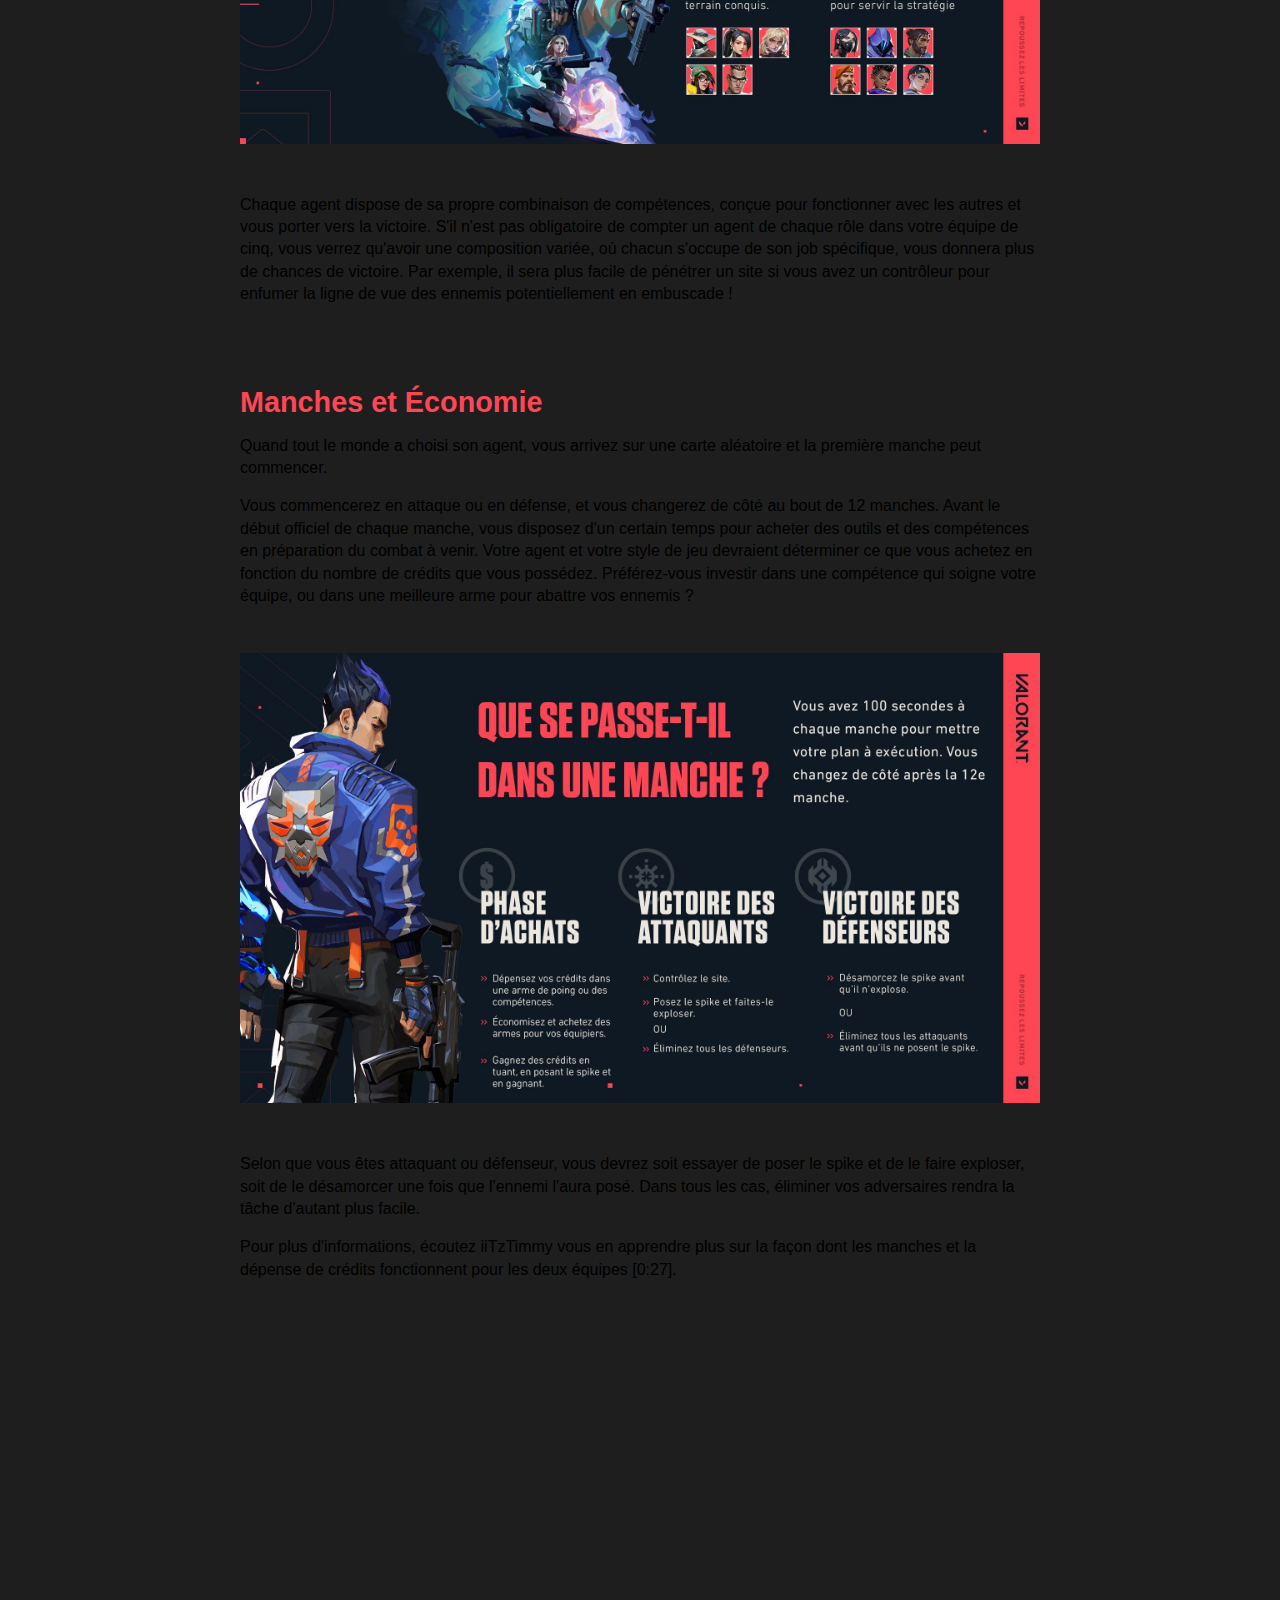
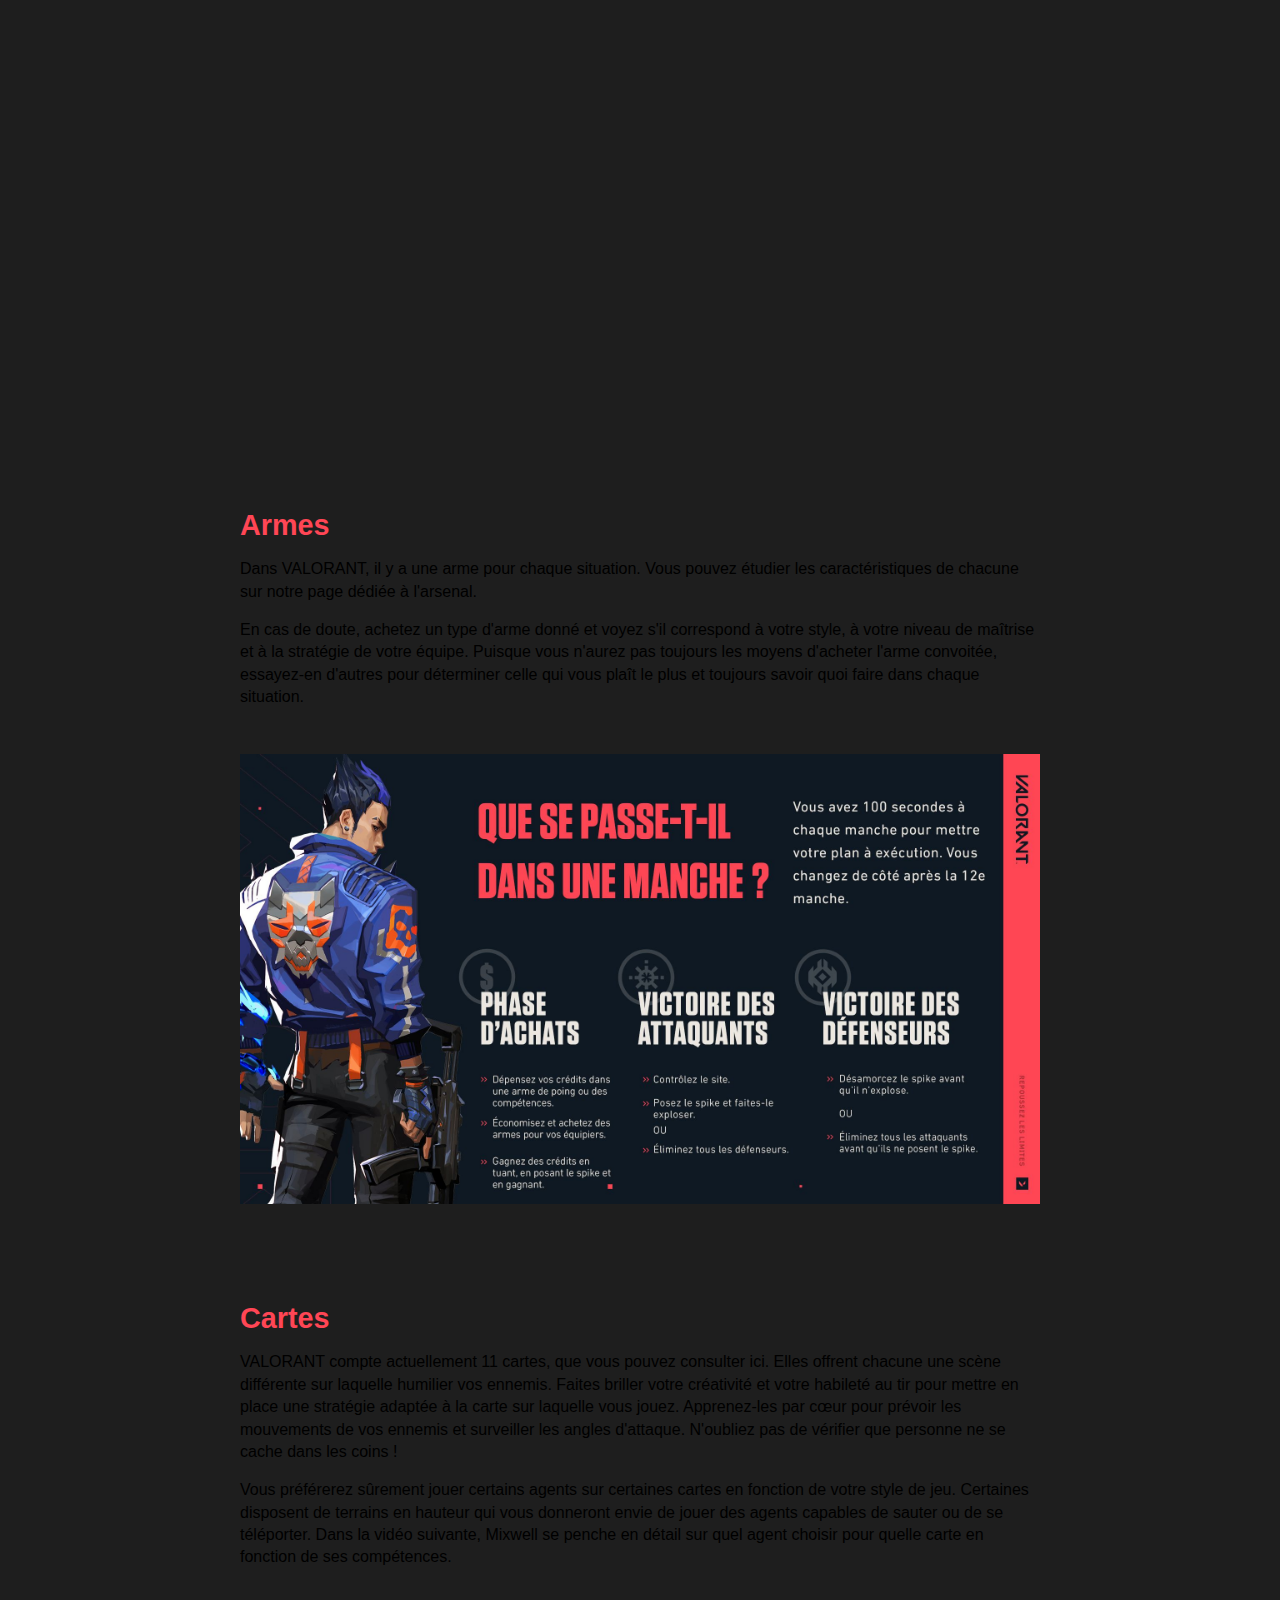
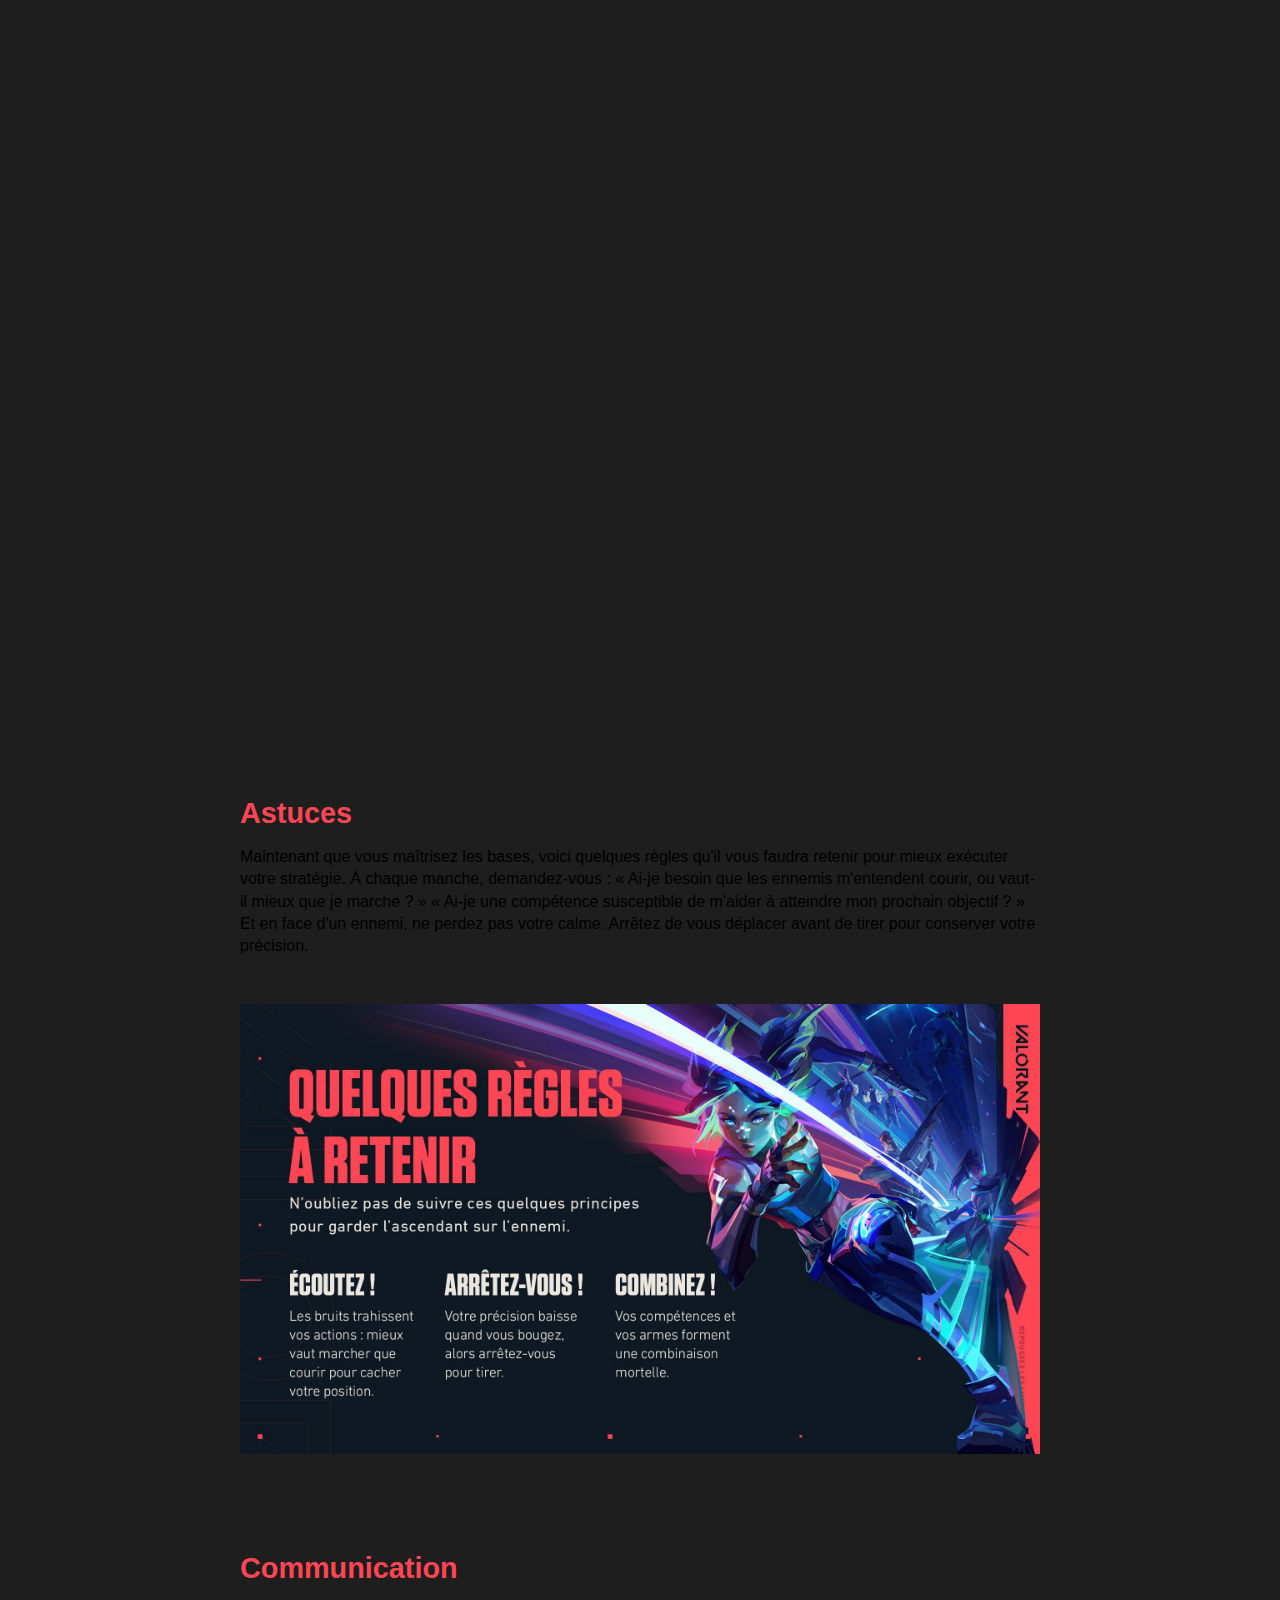
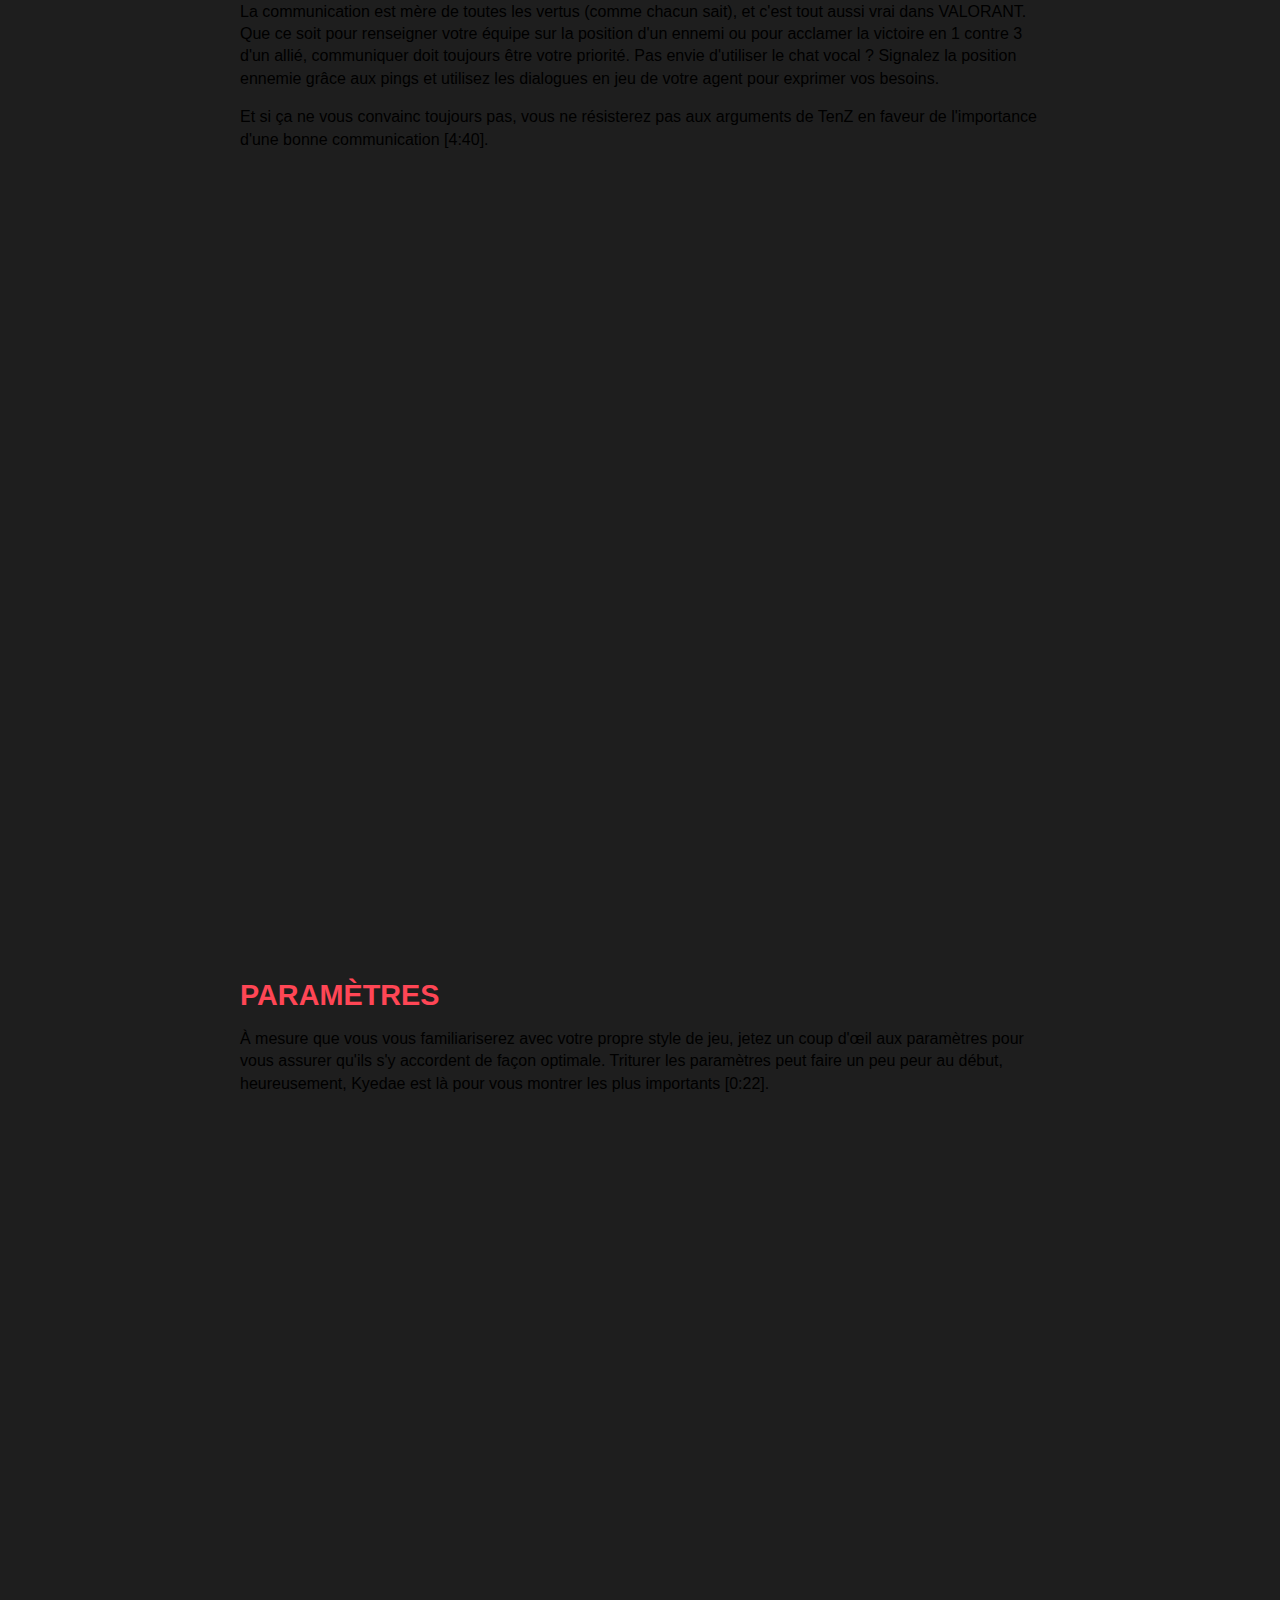
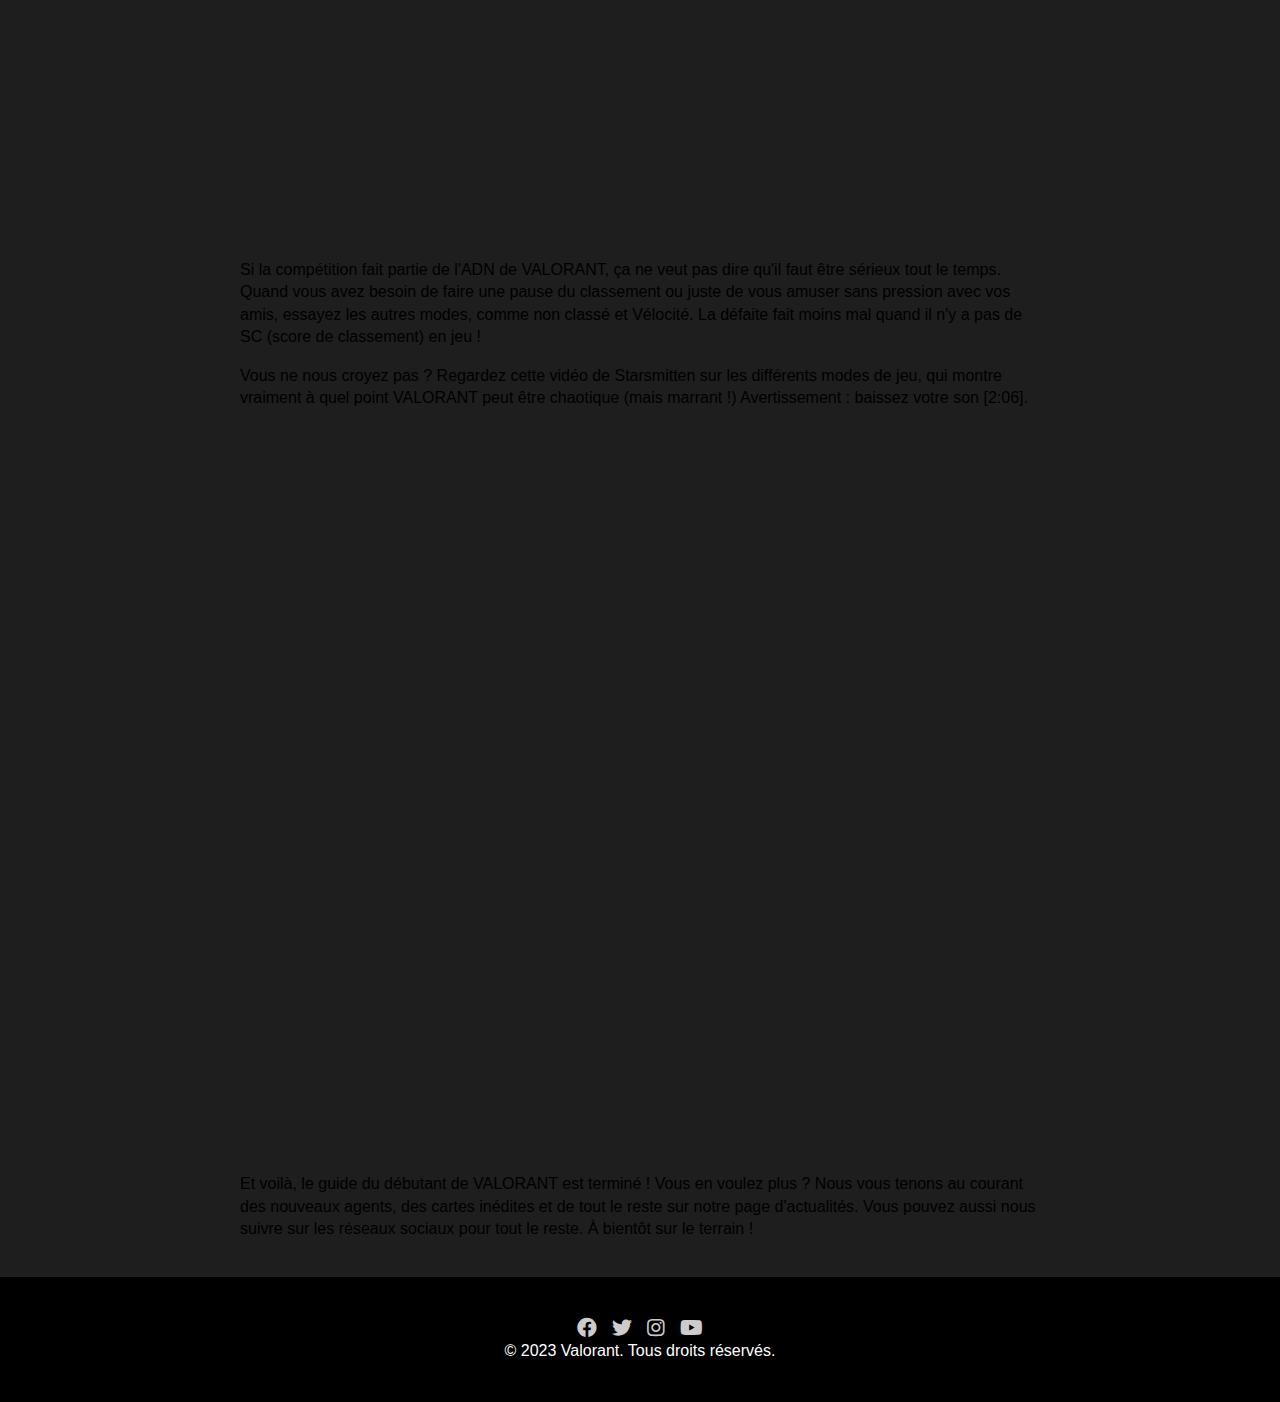
<file: Guide.html>
<!DOCTYPE html>
<html lang="en">
<head>
    <meta charset="UTF-8">
    <meta name="viewport" content="width=device-width, initial-scale=1.0">
    <link rel="stylesheet" href="style.css">
    <link rel="stylesheet" href="guide.css">
    <link rel="stylesheet" href="footer.css">
    <link href="https://cdnjs.cloudflare.com/ajax/libs/font-awesome/5.15.4/css/all.min.css" rel="stylesheet">
    <title>Guide</title>
</head>
<body>
    <header>
        <img src="photo/RiotGAmes.jpg" alt="Logo" class="logo">
        <nav>
            <ul>
                <a href="index.html">Accueil</a></li>
                <li><a href="agent.html">Agents</a></li>
                <li><a href="carte.html">Carte</a></li>
                <li><a href="Arsenal.html">Arsenal</a></li>  
                <li class="dropdown">
                    <a span class="dropbtn">Support</a>
                    <div class="dropdown-content">
                        <a href="configuration.html">Configuration</a>
                        <a href="https://support-valorant.riotgames.com/hc/fr/" target="_blank">Support</a>
                        <a href="charte.html">Charte de la sécurité</a>
                    </div>
                </li>
            </ul>
        </nav>
    </header>

    <main>
        <section class="image-frame">
            <!-- Image floutée en arrière-plan -->
            <div class="background-image"></div>
            
            <div class="image-container">
                <!-- Image avant-plan -->
                <img src="Guide/photo-top.webp" alt="Valorant Guide" class="image">
            </div>
            <!-- Titre sous l'image -->
            <h2>GUIDE DU DÉBUTANT</h2>
            <p>Envie d'avoir un bon niveau dans VALORANT ? Ça commence ici.</p>
        </section>
    </main>

    <div class="content">
        <h1>Bienvenue dans le guide du débutant de VALORANT !</h1>
        <p>
            Que vous veniez de rejoindre le club ou que vous ayez simplement besoin d'un rappel des bases, on est là pour couvrir tout ce qu'il faut savoir pour avoir une bonne maîtrise du jeu. Vous trouverez aussi sur cette page plusieurs guides vidéo réalisés pour vous par certains des joueurs les plus populaires et respectés de notre communauté. Ils pèsent pas mal, vous devriez leur jeter un coup d'œil.
        </p>
        <p>Pas le temps de tout lire ? Regardez la vidéo de Tarik ci-dessous pour un récapitulatif rapide.</p>
    </div>

    <!-- Vidéo principale -->
    <section class="section">
        <div class="video-container">
            <iframe src="https://www.youtube.com/embed/ywl5a7Izh8o" 
                    title="Vidéo de Tarik" 
                    frameborder="0" 
                    allow="accelerometer; autoplay; clipboard-write; encrypted-media; gyroscope; picture-in-picture" 
                    allowfullscreen>
            </iframe>
            <div class="photo-container">
                <img src="Guide/Valorant1.jpg" alt="Valorant">
            </div>
        </div>
    </section>

    <section class="section">
        <h2>Agents</h2>
        <p>
            Avant d'entrer dans votre toute première manche, vous allez passer par l'écran de sélection de agents. C'est là que vous devrez faire votre choix parmi les 24 personnages actuellement disponibles, répartis en quatre rôles en fonction de leur gameplay. Vous remarquerez que tous les agents ne sont pas déverrouillés sur votre compte, au début. Mais plus vous jouerez, plus vite vous les obtiendrez !
        </p>
        <div class="photo2-container">
            <img src="Guide/Valorant2.jpg" alt="Valorant2">
        </div>
        <p>
            Chaque agent dispose de sa propre combinaison de compétences, conçue pour fonctionner avec les autres et vous porter vers la victoire. S'il n'est pas obligatoire de compter un agent de chaque rôle dans votre équipe de cinq, vous verrez qu'avoir une composition variée, où chacun s'occupe de son job spécifique, vous donnera plus de chances de victoire. Par exemple, il sera plus facile de pénétrer un site si vous avez un contrôleur pour enfumer la ligne de vue des ennemis potentiellement en embuscade !
        </p>
    </section>

    <section class="section">
        <h2>Manches et Économie</h2>
        <p>
            Quand tout le monde a choisi son agent, vous arrivez sur une carte aléatoire et la première manche peut commencer.
        </p>
        <p>
            Vous commencerez en attaque ou en défense, et vous changerez de côté au bout de 12 manches. Avant le début officiel de chaque manche, vous disposez d'un certain temps pour acheter des outils et des compétences en préparation du combat à venir. Votre agent et votre style de jeu devraient déterminer ce que vous achetez en fonction du nombre de crédits que vous possédez. Préférez-vous investir dans une compétence qui soigne votre équipe, ou dans une meilleure arme pour abattre vos ennemis ?
        </p>
        <div class="photo2-container">
            <img src="Guide/Valorant3.jpg" alt="Valorant2">
        </div>
        <p>
            Selon que vous êtes attaquant ou défenseur, vous devrez soit essayer de poser le spike et de le faire exploser, soit de le désamorcer une fois que l'ennemi l'aura posé. Dans tous les cas, éliminer vos adversaires rendra la tâche d'autant plus facile. 
        </p>
        <p>
            Pour plus d'informations, écoutez iiTzTimmy vous en apprendre plus sur la façon dont les manches et la dépense de crédits fonctionnent pour les deux équipes [0:27].
        </p>
        <div class="video-container">
            <iframe src="https://www.youtube.com/embed/WA989n0Ccf4" 
                    title="Vidéo sur les randiant" 
                    frameborder="0" 
                    allow="accelerometer; autoplay; clipboard-write; encrypted-media; gyroscope; picture-in-picture" 
                    allowfullscreen>
            </iframe>
        </div>
    </section>

    <section class="section">
        <h2>Armes</h2>
        <p>
            Dans VALORANT, il y a une arme pour chaque situation. Vous pouvez étudier les caractéristiques de chacune sur notre page dédiée à l'arsenal.
        </p>
        <p>
            En cas de doute, achetez un type d'arme donné et voyez s'il correspond à votre style, à votre niveau de maîtrise et à la stratégie de votre équipe. Puisque vous n'aurez pas toujours les moyens d'acheter l'arme convoitée, essayez-en d'autres pour déterminer celle qui vous plaît le plus et toujours savoir quoi faire dans chaque situation.
        </p>
        <div class="photo2-container">
            <img src="Guide/Valorant3.jpg" alt="Valorant2">
        </div>
    </section>

    <section class="section">
        <h2>Cartes</h2>
        <p>
            VALORANT compte actuellement 11 cartes, que vous pouvez consulter ici. Elles offrent chacune une scène différente sur laquelle humilier vos ennemis. Faites briller votre créativité et votre habileté au tir pour mettre en place une stratégie adaptée à la carte sur laquelle vous jouez. Apprenez-les par cœur pour prévoir les mouvements de vos ennemis et surveiller les angles d'attaque. N'oubliez pas de vérifier que personne ne se cache dans les coins !
        </p>
        <p>
            Vous préférerez sûrement jouer certains agents sur certaines cartes en fonction de votre style de jeu. Certaines disposent de terrains en hauteur qui vous donneront envie de jouer des agents capables de sauter ou de se téléporter. Dans la vidéo suivante, Mixwell se penche en détail sur quel agent choisir pour quelle carte en fonction de ses compétences.
        </p>
        <div class="video-container">
            <iframe src="https://www.youtube.com/embed/owDx7MXwBwI" 
                    title="Maps Tips" 
                    frameborder="0" 
                    allow="accelerometer; autoplay; clipboard-write; encrypted-media; gyroscope; picture-in-picture" 
                    allowfullscreen>
            </iframe>
        </div>
    </section>

    <section class="section">
        <h2>Astuces</h2>
        <p>
            Maintenant que vous maîtrisez les bases, voici quelques règles qu'il vous faudra retenir pour mieux exécuter votre stratégie. À chaque manche, demandez-vous : « Ai-je besoin que les ennemis m'entendent courir, ou vaut-il mieux que je marche ? » « Ai-je une compétence susceptible de m'aider à atteindre mon prochain objectif ? » Et en face d'un ennemi, ne perdez pas votre calme. Arrêtez de vous déplacer avant de tirer pour conserver votre précision.
        </p>
        <div class="photo2-container">
            <img src="Guide/Valorant5.jpg" alt="Valorant2">
        </div>
    </section>

    <section class="section">
        <h2>Communication</h2>
        <p>
            La communication est mère de toutes les vertus (comme chacun sait), et c'est tout aussi vrai dans VALORANT. Que ce soit pour renseigner votre équipe sur la position d'un ennemi ou pour acclamer la victoire en 1 contre 3 d'un allié, communiquer doit toujours être votre priorité. Pas envie d'utiliser le chat vocal ? Signalez la position ennemie grâce aux pings et utilisez les dialogues en jeu de votre agent pour exprimer vos besoins.
        </p>
        <p>
            Et si ça ne vous convainc toujours pas, vous ne résisterez pas aux arguments de TenZ en faveur de l'importance d'une bonne communication [4:40].
        </p>
        <div class="video-container">
            <iframe src="https://www.youtube.com/embed/3xjpx8-2gD0" 
                    title="Guide Tenz" 
                    frameborder="0" 
                    allow="accelerometer; autoplay; clipboard-write; encrypted-media; gyroscope; picture-in-picture" 
                    allowfullscreen>
            </iframe>
        </div>
    </section>

    <section class="section">
        <h2>PARAMÈTRES</h2>
        <p>
            À mesure que vous vous familiariserez avec votre propre style de jeu, jetez un coup d'œil aux paramètres pour vous assurer qu'ils s'y accordent de façon optimale. Triturer les paramètres peut faire un peu peur au début, heureusement, Kyedae est là pour vous montrer les plus importants [0:22].
        </p>
        <div class="video-container">
            <iframe src="https://www.youtube.com/embed/b5rLc5Z474I" 
                    title="Tips Kaede" 
                    frameborder="0" 
                    allow="accelerometer; autoplay; clipboard-write; encrypted-media; gyroscope; picture-in-picture" 
                    allowfullscreen>
            </iframe>
        </div>
        <p>
            Si la compétition fait partie de l'ADN de VALORANT, ça ne veut pas dire qu'il faut être sérieux tout le temps. Quand vous avez besoin de faire une pause du classement ou juste de vous amuser sans pression avec vos amis, essayez les autres modes, comme non classé et Vélocité. La défaite fait moins mal quand il n'y a pas de SC (score de classement) en jeu !
        </p>
        <p>
            Vous ne nous croyez pas ? Regardez cette vidéo de Starsmitten sur les différents modes de jeu, qui montre vraiment à quel point VALORANT peut être chaotique (mais marrant !) Avertissement : baissez votre son [2:06].
        </p>
        <div class="video-container">
            <iframe src="https://www.youtube.com/embed/Rmfke9D-mWM" 
                    title="Learning Valorant" 
                    frameborder="0" 
                    allow="accelerometer; autoplay; clipboard-write; encrypted-media; gyroscope; picture-in-picture" 
                    allowfullscreen>
            </iframe>
        </div>
        <p>
            Et voilà, le guide du débutant de VALORANT est terminé ! Vous en voulez plus ? Nous vous tenons au courant des nouveaux agents, des cartes inédites et de tout le reste sur notre page d'actualités. Vous pouvez aussi nous suivre sur les réseaux sociaux pour tout le reste. À bientôt sur le terrain !
        </p>
    </section>


    <footer>
        <div class="social-links">
            <a href="https://www.facebook.com" target="_blank" aria-label="Facebook">
                <i class="fab fa-facebook"></i>
            </a>
            <a href="https://twitter.com" target="_blank" aria-label="Twitter">
                <i class="fab fa-twitter"></i>
            </a>
            <a href="https://www.instagram.com" target="_blank" aria-label="Instagram">
                <i class="fab fa-instagram"></i>
            </a>
            <a href="https://www.youtube.com" target="_blank" aria-label="YouTube">
                <i class="fab fa-youtube"></i>
            </a>
        </div> 
        <p1>&copy; 2023 Valorant. Tous droits réservés.</p1>
    </footer>

</body>
</html>
</file>
<file: agent.css>
/* Corps de la page */
body {
    font-family: Arial, sans-serif;
    margin: 0;
    padding: 0;
    background-color: #1e1e1e;  /* Choix de la couleur de fond globale */
    color: #ffffff;
    min-height: 100vh;
}

/* Header fixe */
header {
    background-color: rgb(0, 0, 0);
    color: #ffffff;
    padding: 20px;
    width: 100%;
    display: flex;
    align-items: center;
    justify-content: space-between;
    box-shadow: 0 2px 4px rgba(0, 0, 0, 0.1);
    position: fixed;
    top: 0;
    left: 0;
    z-index: 1000;
}

/* Espace sous le header pour éviter qu'il cache le contenu */
main {
    padding-top: 80px; /* Ajustez pour compenser la hauteur du header */
}

/* Logo */
.logo {
    height: 50px;
    width: auto;
    margin-right: 20px;
}

/* Navigation */


nav ul {
    list-style: none;
    display: flex;
    align-items: center;
    margin: 0;
    padding: 0;
    flex: 1;
    position: relative;
    left: -30px;
}

nav ul li {
    position: relative;
    right: 10px;
    margin-left: 10px;
}

/* Style des liens de navigation */
nav a {
    color: #fefefe;
    text-decoration: none;
    padding: 15px 20px; 
    border-radius: 10px;
    transition: background-color 0.3s;
    position: relative;
}

nav a:hover {
    background-color: rgba(200, 200, 200, 0.2);
}

/* Styles du menu déroulant */
.dropdown .dropbtn {
    cursor: pointer;
    display: inline-block;
}

/* Contenu du menu déroulant */
.dropdown-content {
    display: none;
    position: absolute;
    background-color: #333;
    min-width: 130px;
    box-shadow: 0px 8px 16px rgba(0, 0, 0, 0.2);
    border-radius: 5px;
    top: 100%;
    left: 0;
    z-index: 1000;
}

.dropdown-content a {
    color: #ffffff;
    padding: 10px 15px;
    text-decoration: none;
    display: block;
    transition: background-color 0.3s;
}

.dropdown-content a:hover {
    background-color: rgba(255, 255, 255, 0.1);
}

/* Affichage du menu déroulant au survol */
.dropdown:hover .dropdown-content {
    display: block;
}

/* Responsive : Navigation sur mobile */
@media (max-width: 768px) {
    header {
        flex-direction: column;
        align-items: flex-start;
        padding: 10px;
    }

    nav ul {
        flex-direction: column;
        width: 100%;
    }

    nav ul li {
        margin: 10px 0;
    }

    .dropdown-content {
        min-width: 100%;
    }
}

/* Grille des personnages */
.characters-grid {
    display: grid;
    gap: 20px;
    grid-template-columns: repeat(auto-fit, minmax(250px, 1fr));
    padding: 20px;
}

/* Carte de chaque personnage */
.character-card {
    background-color: #252525;
    border-radius: 10px;
    box-shadow: 0 4px 8px rgba(0, 0, 0, 0.3);
    overflow: hidden;
    text-align: center;
}

.character-card img {
    width: 100%;
    height: auto;
    border-bottom: 2px solid #ff4655;
}

.character-info {
    padding: 15px;
}

.character-info h2 {
    margin-top: 10px;
    color: #ff4655;
}

.character-info p {
    font-size: 0.9em;
    color: #ccc;
}

.character-info h3 {
    font-size: 1em;
    margin-top: 15px;
    color: #ff4655;
}

.character-info ul {
    list-style: none;
    padding: 0;
    margin: 10px 0 0;
    color: #ccc;
}

.character-info ul li {
    font-size: 0.9em;
    padding: 2px 0;
}
.character-card:hover {
    transform: scale(1.05);
    box-shadow: 0 6px 12px rgba(0, 0, 0, 0.7);
}
/* Footer */
footer {
    background-color: #333;
    text-align: center;
    padding: 15px;
    color: #ccc; 
    font-size: 0.9em;
}

main h1 {
    margin-left: 20px; /* Ajustez cette valeur pour décaler plus ou moins */
}

main p {
    margin-left: 20px; /* Décalage du paragraphe vers la droite */
}
</file>
<file: footer.css>
/* Footer Principal */
footer {
    background-color: #000000; /* Fond sombre, similaire à celui du site Valorant */
    color: #fff; /* Texte en blanc */
    padding: 40px 0; /* Un padding plus grand pour plus d'espace */
    text-align: center; /* Centrage du texte */
    font-size: 0.875rem; /* Taille de texte plus petite */
}

/* Container pour le footer */
footer .footer-container {
    display: flex; /* Utilisation de flexbox pour organiser les éléments */
    justify-content: space-between; /* Espacement égal entre les éléments */
    align-items: center; /* Centrage vertical */
    flex-wrap: wrap; /* Permet de passer à la ligne sur les petits écrans */
    margin-bottom: 20px; /* Espace sous la section des liens */
}

/* Section des liens du footer */
footer .footer-links {
    display: flex;
    flex-wrap: wrap;
    justify-content: center;
    gap: 30px; /* Espacement entre les liens */
}

footer .footer-links a {
    color: #ccc; /* Liens en gris clair */
    text-decoration: none; /* Retirer le soulignement */
    transition: color 0.3s ease; /* Animation sur le survol */
}

footer .footer-links a:hover {
    color: #ff4655; /* Changer la couleur au survol */
}

/* Section des réseaux sociaux */
footer .social-links {
    display: flex;
    justify-content: center;
    gap: 15px;
}

footer .social-links a {
    color: #ccc;
    font-size: 1.25rem;
    transition: color 0.3s ease;
}

footer .social-links a:hover {
    color: #ff4655;
}

/* Copyright */
footer .copyright {
    margin-top: 20px;
    font-size: 0.75rem;
    color: #999;
}

/* Responsiveness: ajuster l'affichage pour les petits écrans */
@media (max-width: 768px) {
    footer .footer-container {
        flex-direction: column; /* Colonne pour les petits écrans */
        align-items: center; /* Centrer les éléments */
    }

    footer .footer-links {
        margin-bottom: 20px; /* Espacement entre les sections */
    }
}
</file>
<file: arsenal.css>
/* Styles de base */
body {
    font-family: Arial, sans-serif;
    color: #ffffff;
    background-color: #1f1f1f;
    margin: 0;
    padding: 0;
    display: flex;
    flex-direction: column;
    align-items: center;
}

header {
    background-color: rgb(0, 0, 0);
    color: #ffffff;
    padding: 20px;
    width: 100%;
    display: flex;
    align-items: center;
    justify-content: space-between;
    box-shadow: 0 2px 4px rgba(0, 0, 0, 0.1);
    position: fixed;
    top: 0;
    left: 0;
    z-index: 1000;
}

main {
    flex: 1;
    padding-top: 80px; /* Ajustez pour compenser la hauteur du header */
}


/* Galerie Arsenal */
.arsenal-gallery {
    display: grid;
    grid-template-columns: repeat(auto-fill, minmax(250px, 1fr));
    gap: 20px;
    max-width: 1200px;
    width: 100%;
    padding: 20px;
    box-sizing: border-box;
}

/* Carte d'arme */
.weapon-card {
    background-color: #2a2a2a;
    border-radius: 10px;
    overflow: hidden;
    box-shadow: 0 4px 8px rgba(0, 0, 0, 0.2);
    text-align: center;
    transition: transform 0.3s, box-shadow 0.3s;
    margin-top: 80px;
    padding: 0;
}

.weapon-card:hover {
    transform: translateY(-5px);
    box-shadow: 0 6px 12px rgba(0, 0, 0, 0.3);
}

.weapon-card img {
    width: 100%;
    height: auto;
}

.weapon-card h2 {
    font-size: 1.5em;
    margin: 15px 0 10px;
    color: #ff4655;

}

.weapon-card p {
    font-size: 1em;
    color: #d1d1d1;
    padding: 0 10px 20px;
    margin: 0;
}

footer {
    background-color: #333;
    text-align: center;
    padding: 15px;
    color: #ccc;
    font-size: 0.9em;
    width: 100%; /* Assure que le footer occupe toute la largeur */
    box-sizing: border-box; /* Inclut le padding dans la largeur totale */
    margin-top: auto; /* Positionne le footer en bas */
}
</file>
<file: carte.css>
/* Corps de la page */
body {
    font-family: Arial, sans-serif;
    margin: 0;
    padding: 0;
    background-color: #1e1e1e;
    color: #ffffff;
}

/* Header */
header {
    background-color: #333;
    padding: 20px;
    text-align: center;
}

header h1 {
    margin: 0;
    font-size: 2em;
    color: #ff4655;
}

header p {
    margin: 10px 0 0;
    font-size: 1em;
    color: #ccc;
}

/* Grille des cartes */
.maps-grid {
    display: grid;
    gap: 20px;
    grid-template-columns: 1fr;
    padding: 20px;
}

/* Carte de chaque map */
.map-card {
    background-color: #252525;
    border-radius: 10px;
    box-shadow: 0 4px 8px rgba(0, 0, 0, 0.3);
    overflow: hidden;
    text-align: center;
    padding-bottom: 15px;
}

.main-image {
    width: 100%;
    height: auto;
    border-bottom: 3px solid #ff4655;
}

/* Style des miniatures */
.gallery {
    display: flex;
    justify-content: center;
    gap: 10px;
    padding: 10px 0;
}

.gallery img {
    width: 60px;
    height: 60px;
    cursor: pointer;
    border-radius: 5px;
    transition: transform 0.3s;
}

.gallery img:hover {
    transform: scale(1.1);
    border: 2px solid #ff4655;
}

/* Map Info */
.map-info {
    padding: 15px;
}

.map-info h2 {
    margin-top: 10px;
    color: #ff4655;
}

.map-info p {
    font-size: 0.9em;
    color: #ccc;
}

/* Footer */
footer {
    background-color: #333;
    text-align: center;
    padding: 15px;
    color: #ccc;
    font-size: 0.9em;
}
</file>
<file: style.css>
/* Corps de la page */
body {
    font-family: Arial, sans-serif;
    margin: 0;
    padding: 0;
    background-color: #1e1e1e;  /* Choix de la couleur de fond globale */
    color: #ffffff;
    min-height: 100vh;
}

/* Header fixe */
header {
    background-color: rgb(46, 46, 46);
    color: #ffffff;
    padding: 20px;
    width: 100%;
    display: flex;
    align-items: center;
    justify-content: space-between;
    box-shadow: 0 2px 4px rgba(0, 0, 0, 0.1);
    position: fixed;
    top: 0;
    left: 0;
    z-index: 1000;
}

/* Espace sous le header pour éviter qu'il cache le contenu */
main {
    padding-top: 80px; /* Ajustez pour compenser la hauteur du header */
}

/* Logo */
.logo {
    height: 50px;
    width: auto;
    margin-right: 20px;
}

/* Navigation principale */
nav ul {
    list-style: none;
    display: flex;
    align-items: center;
    margin: 0;
    padding: 0;
}

nav ul li {
    position: relative;
    right: 30px;
    margin-left: 10px;
}

/* Style des liens de navigation */
nav a {
    color: #fefefe;
    text-decoration: none;
    padding: 15px 20px; /* Ajustement des padding pour une meilleure lisibilité */
    border-radius: 10px;
    transition: background-color 0.3s;
}

nav a:hover {
    background-color: rgba(200, 200, 200, 0.2);
}

/* Styles du menu déroulant */
.dropdown .dropbtn {
    cursor: pointer;
    display: inline-block;
}

/* Contenu du menu déroulant */
.dropdown-content {
    display: none;
    position: absolute;
    background-color: #333;
    min-width: 160px;
    box-shadow: 0px 8px 16px rgba(0, 0, 0, 0.2);
    border-radius: 5px;
    top: 100%;
    left: 0;
    z-index: 1000;
}

.dropdown-content a {
    color: #ffffff;
    padding: 10px 15px;
    text-decoration: none;
    display: block;
    transition: background-color 0.3s;
}

.dropdown-content a:hover {
    background-color: rgba(255, 255, 255, 0.1);
}

/* Affichage du menu déroulant au survol */
.dropdown:hover .dropdown-content {
    display: block;
}

/* Responsive : Navigation sur mobile */
@media (max-width: 768px) {
    header {
        flex-direction: column;
        align-items: flex-start;
        padding: 10px;
    }

    nav ul {
        flex-direction: column;
        width: 100%;
    }

    nav ul li {
        margin: 10px 0;
    }

    .dropdown-content {
        min-width: 100%;
    }
}

/* Grille des personnages */
.characters-grid {
    display: grid;
    gap: 20px;
    grid-template-columns: repeat(auto-fit, minmax(250px, 1fr));
    padding: 20px;
}

/* Carte de chaque personnage */
.character-card {
    background-color: #252525;
    border-radius: 10px;
    box-shadow: 0 4px 8px rgba(0, 0, 0, 0.3);
    overflow: hidden;
    text-align: center;
}

.character-card img {
    width: 100%;
    height: auto;
    border-bottom: 2px solid #ff4655;
}

.character-info {
    padding: 15px;
}

.character-info h2 {
    margin-top: 10px;
    color: #ff4655;
}

.character-info p {
    font-size: 0.9em;
    color: #ccc;
}

.character-info h3 {
    font-size: 1em;
    margin-top: 15px;
    color: #ff4655;
}

.character-info ul {
    list-style: none;
    padding: 0;
    margin: 10px 0 0;
    color: #ccc;
}

.character-info ul li {
    font-size: 0.9em;
    padding: 2px 0;
}
.character-card:hover {
    transform: scale(1.05);
    box-shadow: 0 6px 12px rgba(0, 0, 0, 0.7);
}
/* Footer */
footer {
    background-color: #333;
    text-align: center;
    padding: 15px;
    color: #ccc; 
    font-size: 0.9em;
}
</file>
<file: charte.css>
/* Espace sous le header */
main {
    padding-top: 80px; /* Ajuste l'espace sous le header */
}

/* Section image avec cadre */
.image-frame {
    position: relative;
    display: flex;
    flex-direction: column;
    align-items: center;
    justify-content: center;
    padding: 40px;
    text-align: center;
    margin: 20px;
    border-radius: 0px;
    box-shadow: 0 4px 8px rgba(255, 255, 255, 0.5);
}

/* Image floutée en arrière-plan */
.background-image {
    position: absolute;
    top: 0;
    left: 0;
    width: 100%; /* Assurez-vous que l'arrière-plan occupe toute la largeur */
    height: 65%; /* L'image floutée occupe la moitié supérieure */
    background-image: url('Guide/photo-top.webp'); /* Utilisez votre image de fond */
    background-size: cover;
    background-position: center;
    filter: blur(10px); /* Floutage de l'image */
    z-index: -1; /* Placer l'image en arrière-plan */
}

/* Contenu de l'image principale */
.image-container {
    display: flex;
    justify-content: center;
    align-items: center;
    width: 100%; /* Largeur de l'image par rapport à la section */
    margin-bottom: 20px;
    z-index: 1;
    position: relative; /* Pour la placer au-dessus de l'arrière-plan */
}

.image-container img {
    width: 90%;
    height: auto;
    display: block;
    border-radius: 0; /* Supprime les coins arrondis */
    border: none; /* Assurez-vous qu'aucun cadre n'est ajouté */
    
}

/* Titre sous l'image */
h2 {
    font-size: 2em;
    color: #282727;
    font-weight: bold;
}
p {
    font-size: 1rem;
    line-height: 1.4;
    color: #000000;
}

p1 {
    font-size: 1rem;
    line-height: 1.4;
    color: #ffffff;
}

.content p {
    font-size: 1rem;
    line-height: 1.4;
    color: #000000;
    text-align: center;
    margin-left: 400px;
    margin-right: 400px ;
}


/* Sections */
.section {
    margin: 0px auto;
    max-width: 800px;
    text-align: left;
    padding: 20px;
    border-radius: 0px;
}

h1 {
    font-size: 2em;
    color: #ff4655;
    font-weight: bold;
    margin-left: 400px;
    margin-right: 400px ;
}

.section h2 {
    font-size: 1.8rem;
    margin-bottom: 10px;
}

.section p {
    font-size: 1rem;
    justify-content: center;
}
</file>
<file: table.css>
table {
    width: 70%;
    margin: 180px auto;
    border-collapse: collapse;
    font-family: Arial, sans-serif;
    text-align: center;
}
th{
    border: 1px solid  #363131;
    padding: 10px;
}

td {
    border: 1px solid  #363131;
    padding: 10px;
    background-color:  #e1d8d8;
    color: #000;
}
th {
    background-color:  #e1d8d8;
    color: #000;
}
tr:nth-child(even) {
    background-color: #000000;
    border-radius: 1px solid   #000000;
}

.table-container {
    width: 100%; /* Largeur de l'image par rapport à la section */
    margin-bottom: 20px;
    z-index: 1;
    position: relative; 
}

.table-container h1 {
    color: #000000; 
}

body{
    background-color: #e1d8d8;
}
</file>
<file: configuration.css>
.hero-section {
    background-image: url('https://cmsassets.rgpub.io/sanity/images/dsfx7636/news/4d42d6763d1b6e91a2f70ff2ce53c928f7a6dc6a-5120x638.png?auto=format&fit=fill&q=80&w=1899'); /* Remplacez cette URL par votre propre image */
    background-size: cover;
    background-position: center;
    padding: 50px 20px; 
    color: #fff;
    display: flex;
    flex-direction: column;
    align-items: flex-start; /* Aligne le contenu à gauche */
    justify-content: center; /* Centre le contenu verticalement */
    height: 55vh; /* Utilise la hauteur complète de la fenêtre */
}

/* Conteneur pour le texte */
.hero-section .content {
    display: flex;
    flex-direction: column;
    align-items: flex-start; /* Aligne le texte à gauche */
    gap: 20px; /* Espace entre les éléments */
    max-width: 700px; /* Limite la largeur du contenu */
    width: 100%; /* Remplie la largeur disponible */
}

/* Style pour le titre (h1), le paragraphe (p) et le bouton (a) */
.hero-section h1, .hero-section p, .hero-section a {
    margin: 0; /* Supprime les marges par défaut */
}

.hero-section h1 {
    font-size: 4.5em; /* Augmente la taille du titre (vous pouvez ajuster cette valeur) */
    margin: 0;
    letter-spacing: -5px;
    width: 100%;
}


/* Bouton d'appel à l'action */
.cta-button {
    display: inline-block;
    padding: 25px 30px;
    background-color: #000000;
    color: #fff;
    font-size: 1em;
    font-weight: bold;
    text-decoration: none;
    border-radius: 0px;
    transition: background-color 0.3s;
}

.cta-button:hover {
    background-color: #ffffff;
    color: #000000;
}
</file>
<file: guide.css>
/* Espace sous le header */
main {
    padding-top: 80px; /* Ajuste l'espace sous le header */
}

/* Section image avec cadre */
.image-frame {
    position: relative;
    display: flex;
    flex-direction: column;
    align-items: center;
    justify-content: center;
    padding: 40px;
    text-align: center;
    margin: 20px;
    border-radius: 0px;
    box-shadow: 0 4px 8px rgba(255, 255, 255, 0.5);
}

/* Image floutée en arrière-plan */
.background-image {
    position: absolute;
    top: 0;
    left: 0;
    width: 100%; /* Assurez-vous que l'arrière-plan occupe toute la largeur */
    height: 50%; /* L'image floutée occupe la moitié supérieure */
    background-image: url('Guide/photo-top.webp'); /* Utilisez votre image de fond */
    background-size: cover;
    background-position: center;
    filter: blur(10px); /* Floutage de l'image */
    z-index: -1; /* Placer l'image en arrière-plan */
}

/* Contenu de l'image principale */
.image-container {
    width: 100%; /* Largeur de l'image par rapport à la section */
    margin-bottom: 20px;
    z-index: 1;
    position: relative; /* Pour la placer au-dessus de l'arrière-plan */
}

.image-container img {
    width: 100%;
    height: auto;
    display: block;
    border-radius: 0; /* Supprime les coins arrondis */
    border: none; /* Assurez-vous qu'aucun cadre n'est ajouté */
}


/* Titre sous l'image */
h2 {
    font-size: 2em;
    color: #ff4655;
    font-weight: bold;
}
p {
    font-size: 1rem;
    line-height: 1.4;
    color: #000000;
}

p1 {
    font-size: 1rem;
    line-height: 1.4;
    color: #ffffff;
}
.content p {
    font-size: 1rem;
    line-height: 1.4;
    color: #000000;
    text-align: center;
    margin-left: 400px;
    margin-right: 400px ;
}

.video-container {
    margin: 30px auto; /* Centre automatiquement horizontalement */
    max-width: 2000px; /* Augmente la largeur maximale pour grands écrans */
    width: 100%; 
    text-align: center;
    position: relative;
    left: -20%;
}

.video-container iframe {
    width: 150%; /* Vidéo utilise toute la largeur disponible du conteneur */
    height: 700px; /* Hauteur plus grande pour mieux occuper l'espace */
    border-radius: 00px; /* Coins arrondis (optionnel) */
}

.video-container2 {
    margin: 30px auto; /* Centre automatiquement horizontalement */
    max-width: 2000px; /* Augmente la largeur maximale pour grands écrans */
    width: 100%; 
    text-align: center;
    position: relative;
    left: -20%;
}

.video-container2 iframe {
    width: 150%; /* Vidéo utilise toute la largeur disponible du conteneur */
    height: 7000px; /* Hauteur plus grande pour mieux occuper l'espace */
    border-radius: 00px; /* Coins arrondis (optionnel) */
}


.photo-container img {
    margin: 30px auto; /* Centre automatiquement horizontalement */
    max-width: 2000px; /* Augmente la largeur maximale pour grands écrans */
    width: 100%; 
    text-align: center;
    position: relative;
    right: -20%;
}

.photo2-container img {
    margin: 30px auto; /* Centre automatiquement horizontalement */
    max-width: 2000px; /* Augmente la largeur maximale pour grands écrans */
    width: 100%; 
    text-align: center;
    position: relative;
}


/* Sections */
.section {
    margin: 0px auto;
    max-width: 800px;
    text-align: left;
    padding: 20px;
    border-radius: 0px;
}

h1 {
    font-size: 2em;
    color: #ff4655;
    font-weight: bold;
    margin-left: 400px;
    margin-right: 400px ;
}

.section h2 {
    font-size: 1.8rem;
    margin-bottom: 10px;
}

.section p {
    font-size: 1rem;
    justify-content: center;
}
</file>
